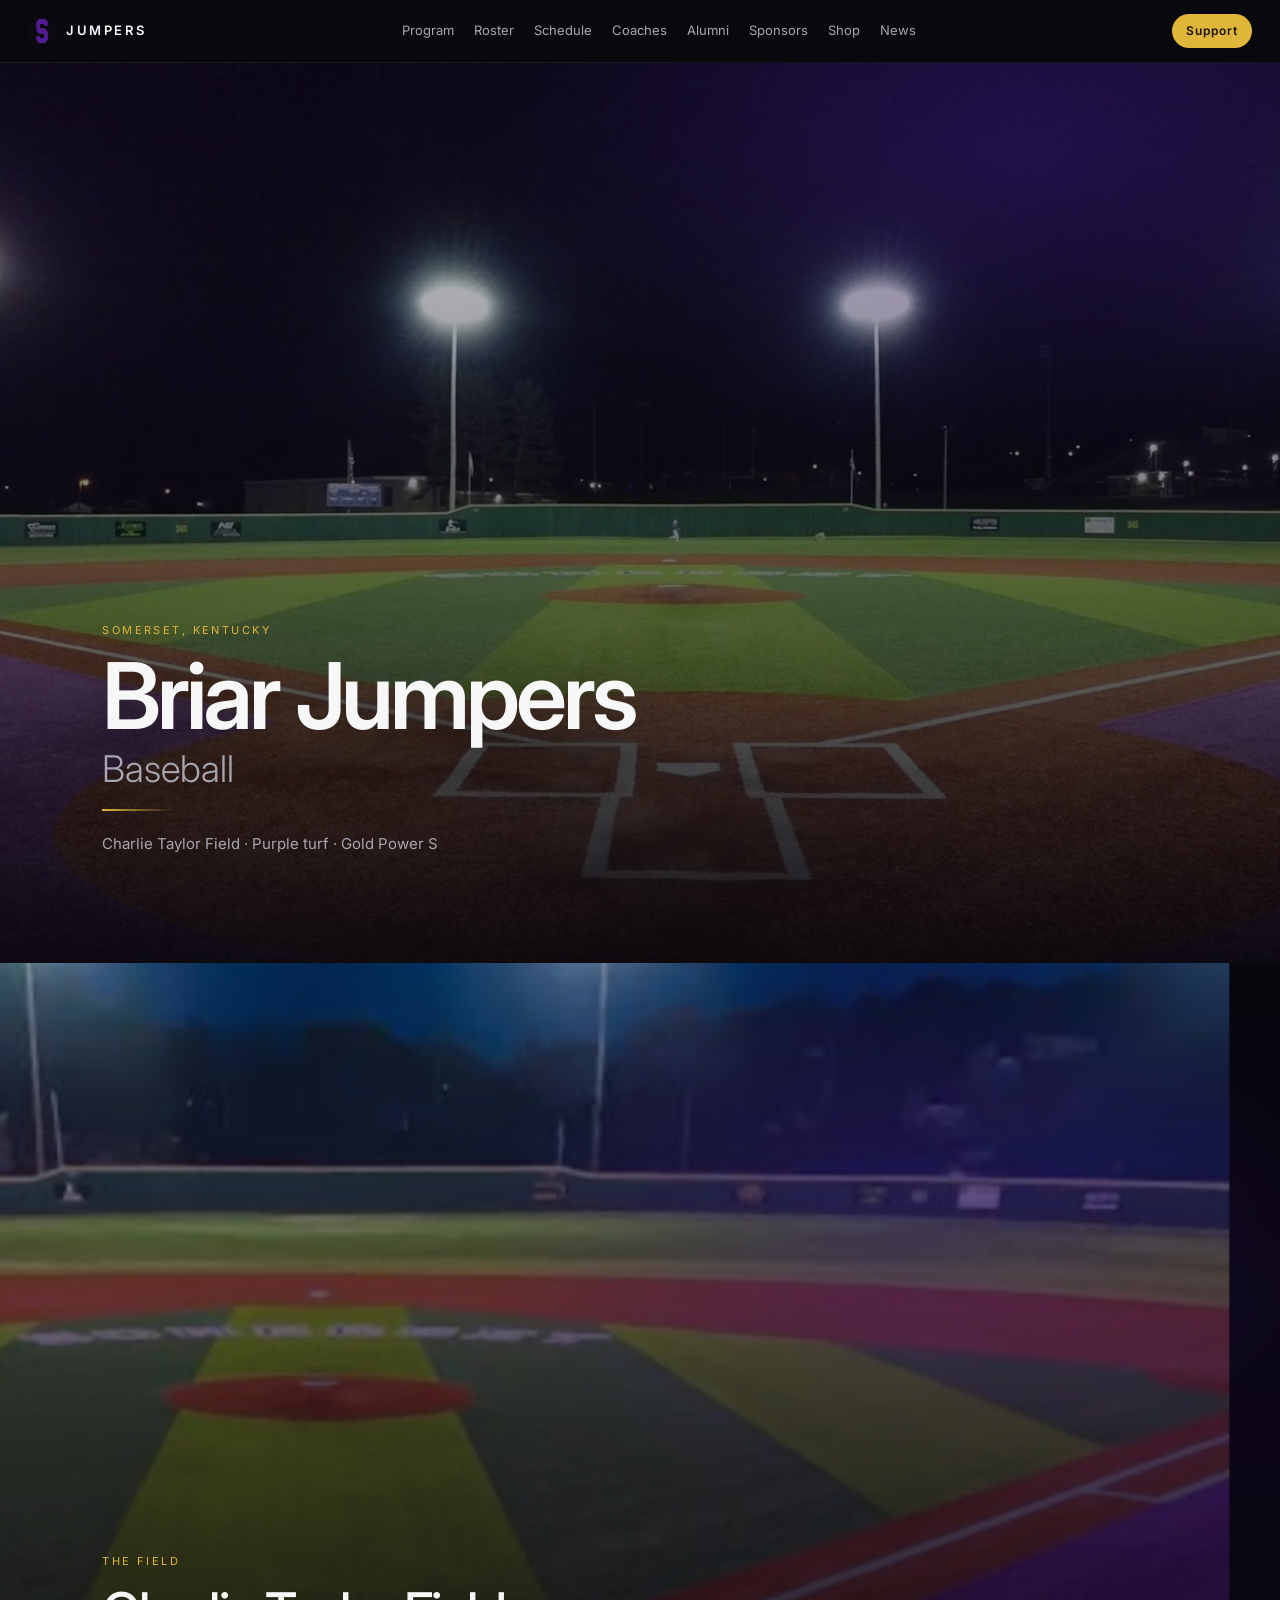
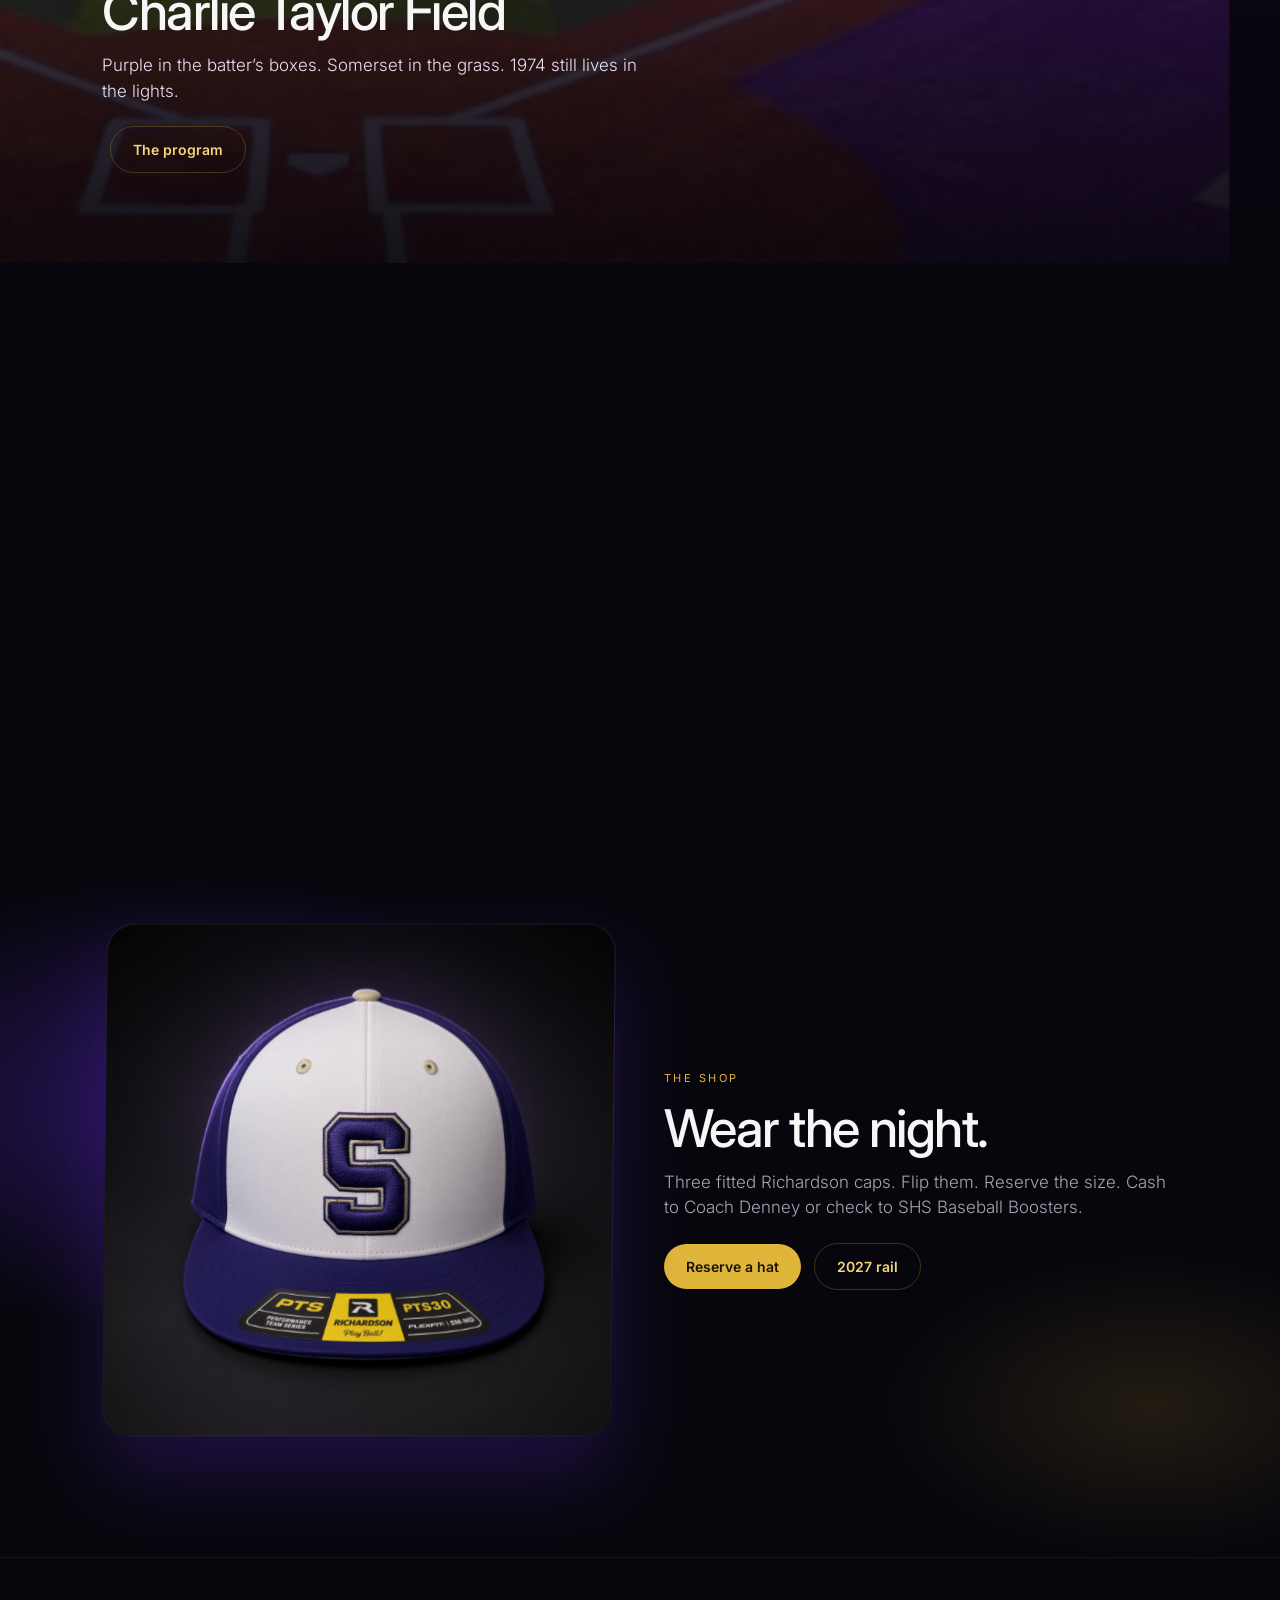
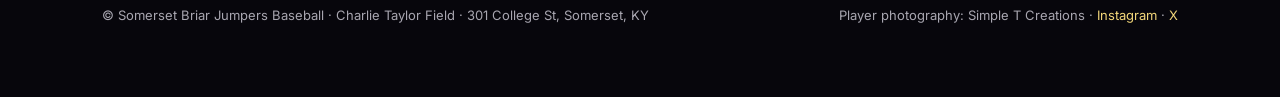
<file: index.html>
<!DOCTYPE html>
<html lang="en">
<head>
  <meta charset="UTF-8" />
  <meta name="viewport" content="width=device-width, initial-scale=1" />
  <title>Jumpers Baseball · Somerset Briar Jumpers</title>
  <meta name="description" content="Somerset High School Briar Jumpers baseball. Charlie Taylor Field. Hats, schedule, roster, and the next level." />
  <link rel="icon" href="assets/img/brand/power-s.jpg" />
  <link rel="preconnect" href="https://fonts.googleapis.com" />
  <link rel="preconnect" href="https://fonts.gstatic.com" crossorigin />
  <link href="https://fonts.googleapis.com/css2?family=Inter:wght@300;400;500;600;700&display=swap" rel="stylesheet" />
  <link rel="stylesheet" href="css/app.css" />
</head>
<body>
  <div class="progress" id="progress"></div>
  <a class="skip" href="#main">Skip to content</a>
  <nav class="top" id="site-nav"></nav>

  <header class="hero-video" id="main">
    <img class="poster" src="assets/img/field/hero-power-s.jpg" alt="" />
    <video autoplay muted loop playsinline poster="assets/img/field/hero-plate.jpg">
      <source src="assets/video/hero-plate.mp4" type="video/mp4" />
    </video>
    <div class="veil"></div>
    <div class="hero-copy">
      <p class="eyebrow rise">Somerset, Kentucky</p>
      <h1 class="rise rise-2">Briar Jumpers<span>Baseball</span></h1>
      <div class="gold-line rise rise-3"></div>
      <p class="meta rise rise-3">Charlie Taylor Field · Purple turf · Gold Power S</p>
    </div>
  </header>

  <section class="field-pin" id="field">
    <div class="field-sticky">
      <img class="bg" id="field-bg" src="assets/img/field/charlie-taylor-plate.png" alt="Charlie Taylor Field at night from home plate" />
      <div class="veil"></div>
      <div class="inner">
        <p class="kicker">The field</p>
        <h2>Charlie Taylor Field</h2>
        <p class="lede" style="color:#e8e2f4">Purple in the batter’s boxes. Somerset in the grass. 1974 still lives in the lights.</p>
        <a class="btn ghost" href="program.html">The program</a>
      </div>
    </div>
  </section>

  <section class="shop-stage" id="shop">
    <div class="wrap shop-grid">
      <div class="hat-ph hat-ph-photo">
        <img src="assets/img/shop/home-s-front.jpg" alt="Tri-Color cap" />
        Tri-Color $30 · Night Purple $30 · Cecil $40
      </div>
      <div>
        <p class="kicker">The shop</p>
        <h2>Wear the night.</h2>
        <p class="lede">Three fitted Richardson caps. Flip them. Reserve the size. Cash to Coach Denney or check to SHS Baseball Boosters.</p>
        <a class="btn" href="shop.html">Reserve a hat</a>
        <a class="btn ghost" href="schedule.html">2027 rail</a>
      </div>
    </div>
  </section>

  <footer class="site" id="site-foot"></footer>
  <script src="js/app.js"></script>
</body>
</html>
</file>
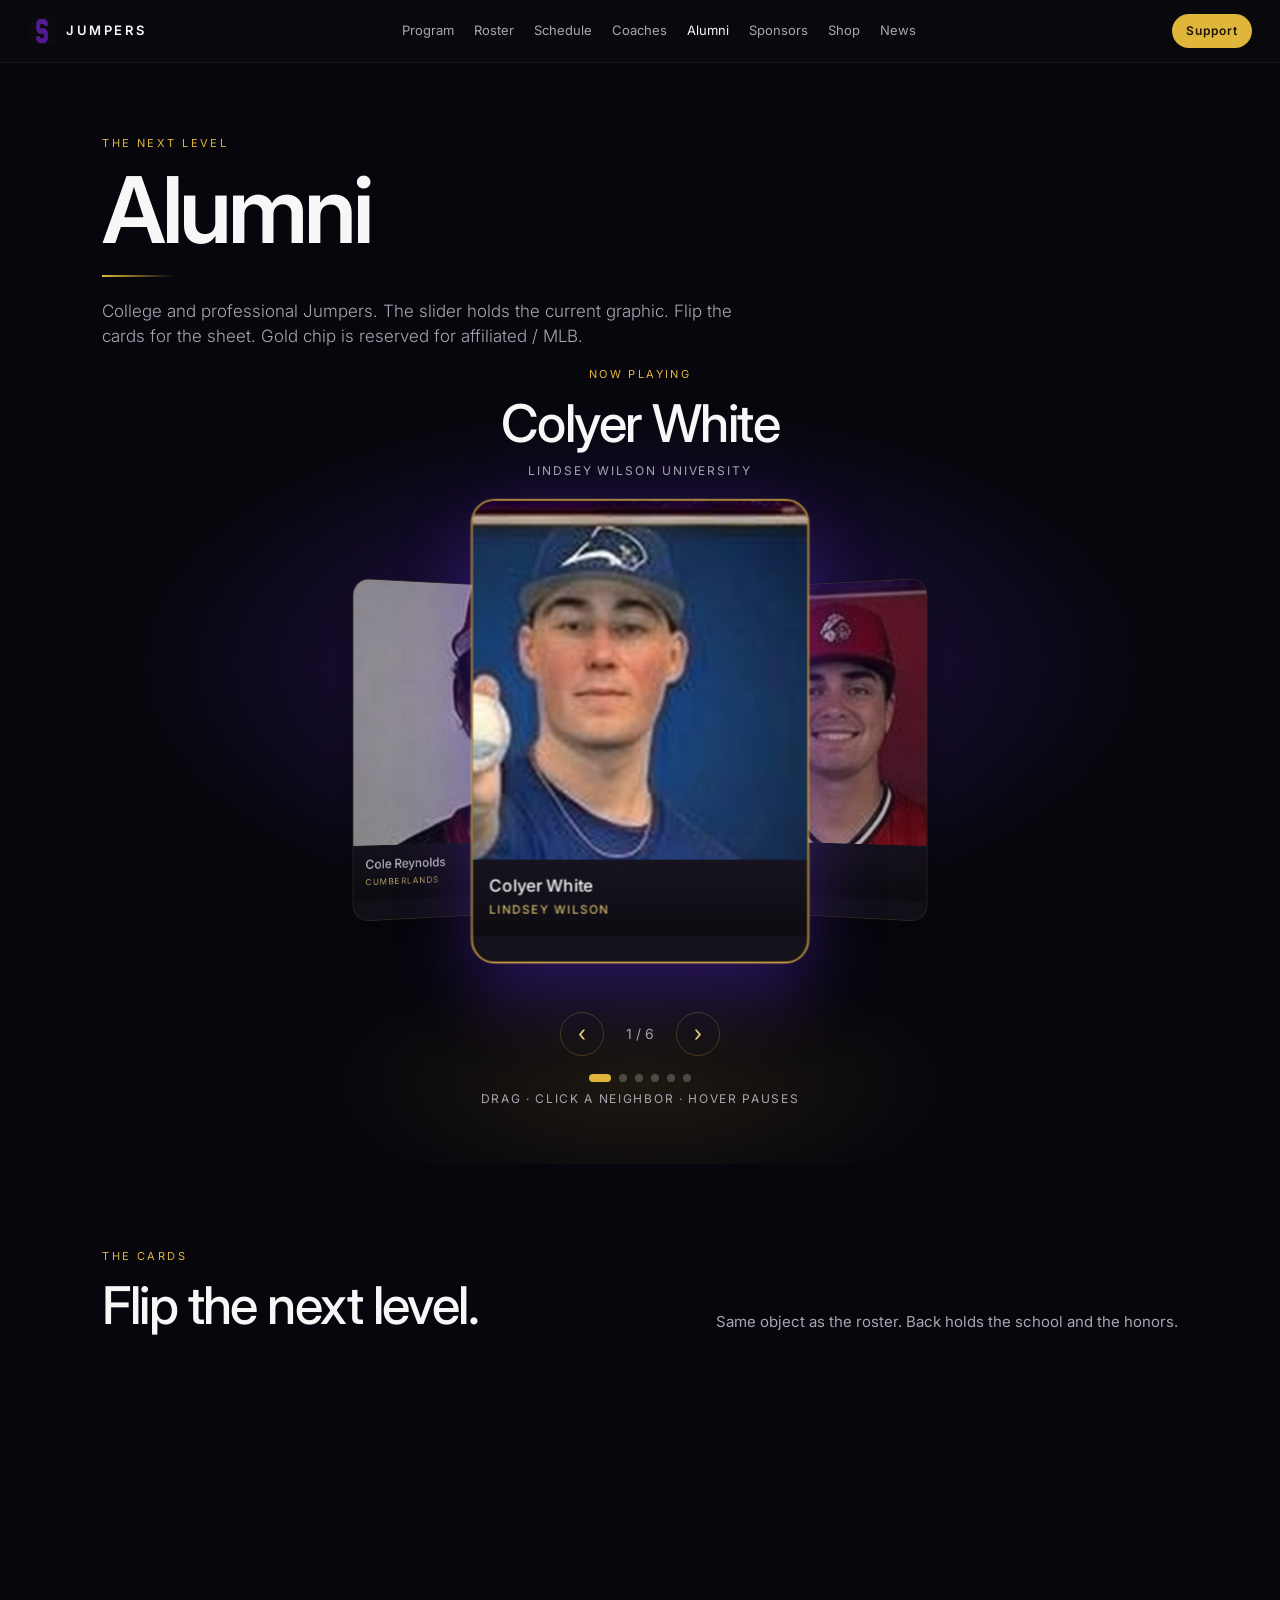
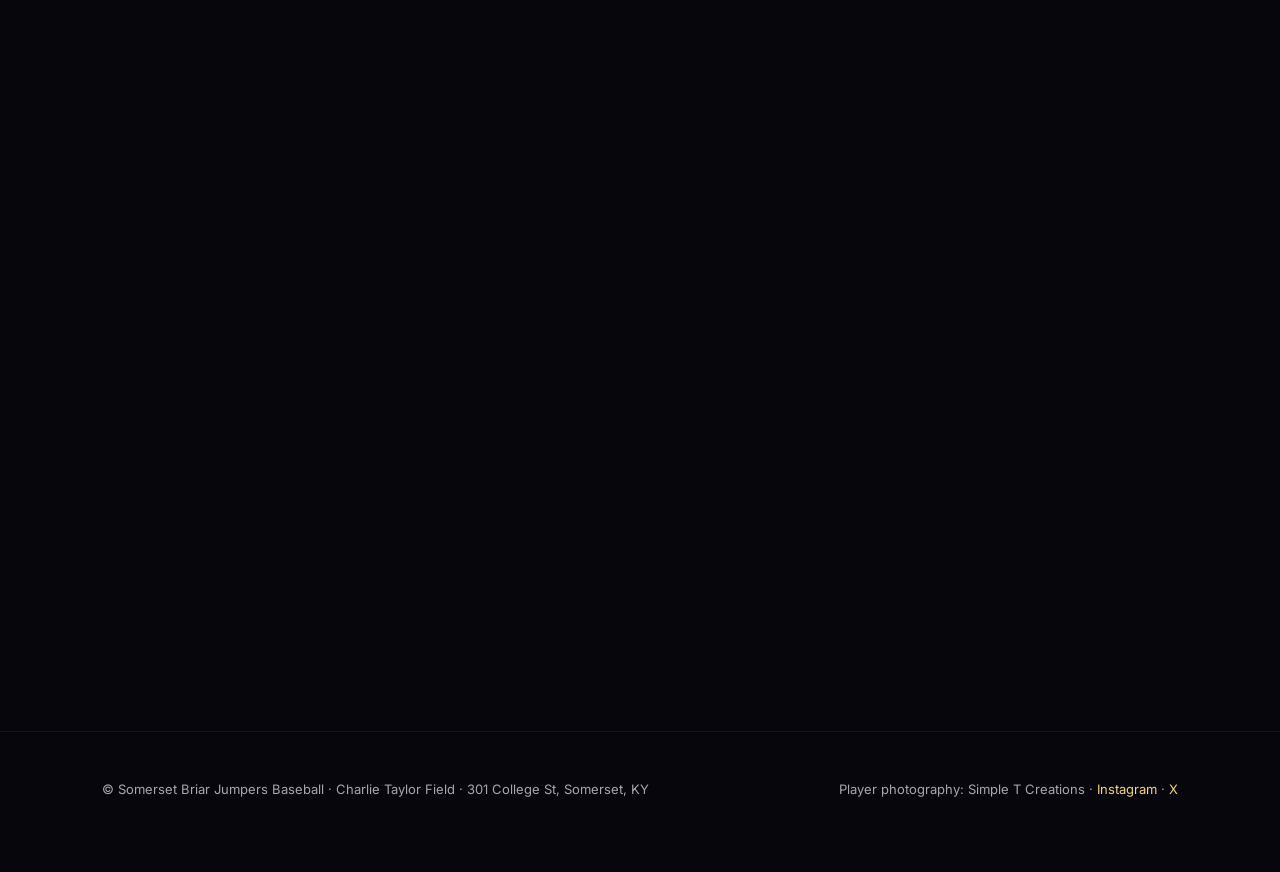
<file: alumni.html>
<!DOCTYPE html>
<html lang="en">
<head>
  <meta charset="UTF-8" />
  <meta name="viewport" content="width=device-width, initial-scale=1" />
  <title>Alumni · Jumpers Baseball</title>
  <link rel="icon" href="assets/img/brand/power-s.jpg" />
  <link rel="preconnect" href="https://fonts.googleapis.com" />
  <link rel="preconnect" href="https://fonts.gstatic.com" crossorigin />
  <link href="https://fonts.googleapis.com/css2?family=Inter:wght@300;400;500;600;700&display=swap" rel="stylesheet" />
  <link rel="stylesheet" href="css/app.css" />
</head>
<body class="alumni-page">
  <div class="progress" id="progress"></div>
  <a class="skip" href="#carousel">Skip to alumni</a>
  <nav class="top" id="site-nav"></nav>

  <header class="page-hero roster-hero">
    <p class="kicker rise">The next level</p>
    <h1 class="rise rise-2">Alumni</h1>
    <div class="gold-line rise rise-3"></div>
    <p class="lede rise rise-3">College and professional Jumpers. The slider holds the current graphic. Flip the cards for the sheet. Gold chip is reserved for affiliated / MLB.</p>
  </header>

  <section class="alum-stage" id="carousel">
    <div class="alum-readout">
      <p class="kicker">Now playing</p>
      <h2 id="alum-name">Colyer White</h2>
      <p class="shelf-meta" id="alum-meta">Lindsey Wilson University</p>
    </div>

    <div class="alum-scene" id="alum-scene" tabindex="0" aria-label="Alumni carousel">
      <div class="alum-track" id="alum-track">
        <article class="alum-slide is-active">
          <img src="assets/img/alumni/colyer-white.jpg" alt="Colyer White" />
          <div class="alum-info"><strong>Colyer White</strong><em>Lindsey Wilson</em></div>
        </article>
        <article class="alum-slide is-next">
          <img src="assets/img/alumni/caynan-sizemore.jpg" alt="Caynan Sizemore" />
          <div class="alum-info"><strong>Caynan Sizemore</strong><em>Rend Lake</em></div>
        </article>
        <article class="alum-slide">
          <img src="assets/img/alumni/griffin-loy.jpg" alt="Griffin Loy" />
          <div class="alum-info"><strong>Griffin Loy</strong><em>Virginia</em></div>
        </article>
      </div>
    </div>

    <div class="orbit-nav shelf-nav">
      <button type="button" id="alum-prev" aria-label="Previous alumnus">‹</button>
      <span id="alum-count">1 / 6</span>
      <button type="button" id="alum-next" aria-label="Next alumnus">›</button>
    </div>
    <div class="alum-dots" id="alum-dots"></div>
    <p class="cyl-hint">Drag · click a neighbor · hover pauses</p>
  </section>

  <section class="block roster-grid-block">
    <div class="wrap">
      <div class="roster-tools">
        <div>
          <p class="kicker">The cards</p>
          <h2>Flip the next level.</h2>
        </div>
        <p class="meta">Same object as the roster. Back holds the school and the honors.</p>
      </div>
      <div class="grid" id="alumni-grid"></div>
    </div>
  </section>

  <footer class="site" id="site-foot"></footer>
  <script src="js/app.js"></script>
</body>
</html>
</file>
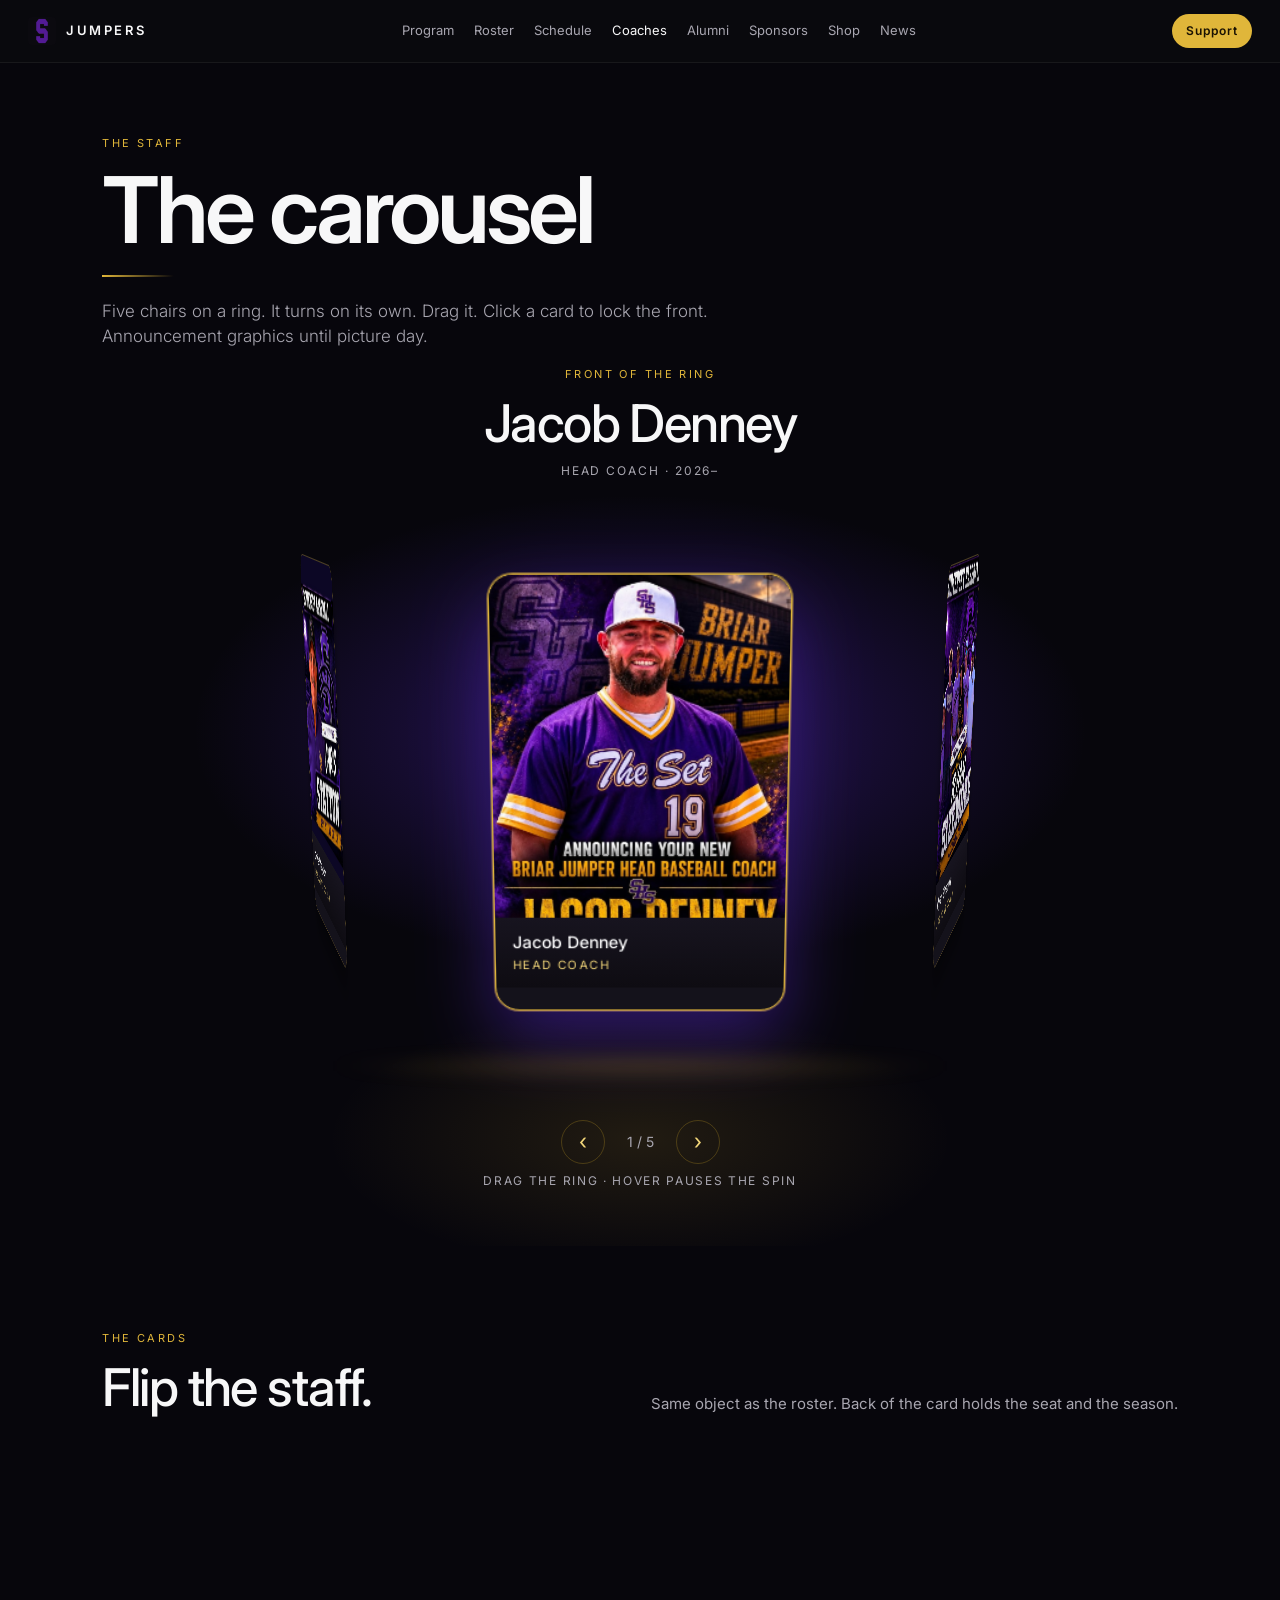
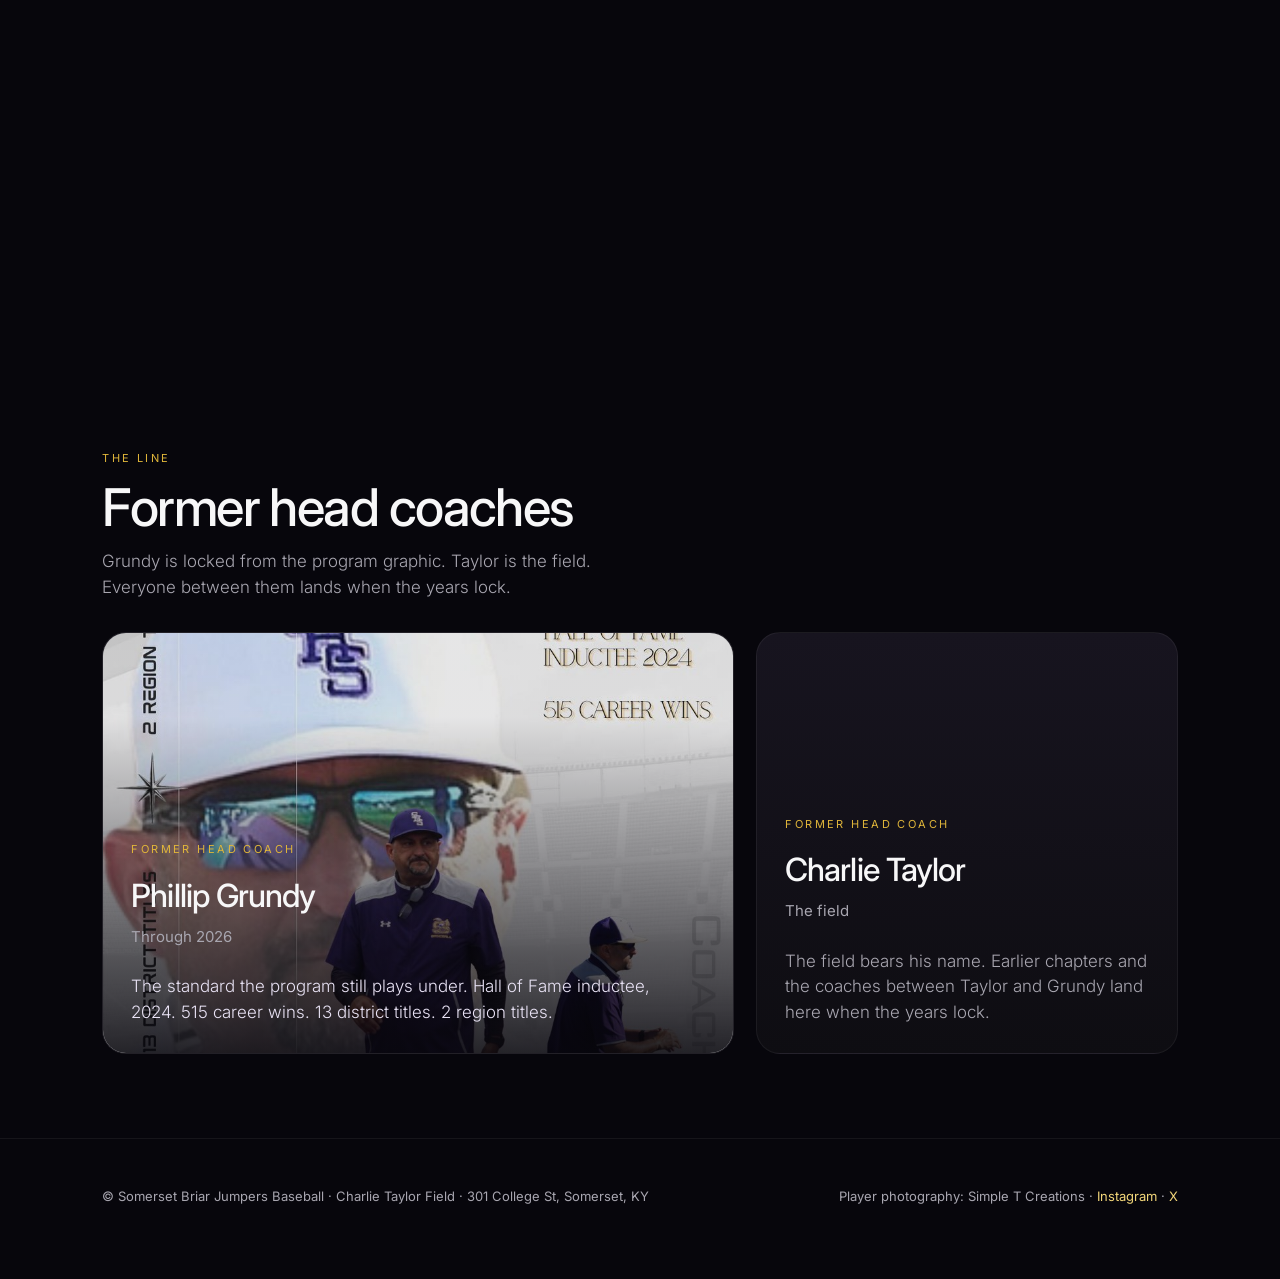
<file: coaches.html>
<!DOCTYPE html>
<html lang="en">
<head>
  <meta charset="UTF-8" />
  <meta name="viewport" content="width=device-width, initial-scale=1" />
  <title>Coaches · Jumpers Baseball</title>
  <link rel="icon" href="assets/img/brand/power-s.jpg" />
  <link rel="preconnect" href="https://fonts.googleapis.com" />
  <link rel="preconnect" href="https://fonts.gstatic.com" crossorigin />
  <link href="https://fonts.googleapis.com/css2?family=Inter:wght@300;400;500;600;700&display=swap" rel="stylesheet" />
  <link rel="stylesheet" href="css/app.css" />
</head>
<body class="coaches-page">
  <div class="progress" id="progress"></div>
  <a class="skip" href="#carousel">Skip to staff</a>
  <nav class="top" id="site-nav"></nav>

  <header class="page-hero roster-hero">
    <p class="kicker rise">The staff</p>
    <h1 class="rise rise-2">The carousel</h1>
    <div class="gold-line rise rise-3"></div>
    <p class="lede rise rise-3">Five chairs on a ring. It turns on its own. Drag it. Click a card to lock the front. Announcement graphics until picture day.</p>
  </header>

  <section class="cyl-stage" id="carousel">
    <div class="cyl-readout">
      <p class="kicker">Front of the ring</p>
      <h2 id="coach-name">Jacob Denney</h2>
      <p class="shelf-meta" id="coach-meta">Head Coach · 2026–</p>
    </div>

    <div class="cyl-scene" id="cyl-scene" tabindex="0" aria-label="Staff 3D carousel">
      <div class="cyl-ring" id="cyl-ring">
        <article class="cyl-card is-front" style="--i:0">
          <img src="assets/img/coaches/denney-poster.jpg" alt="Jacob Denney" />
          <div class="cyl-info"><strong>Jacob Denney</strong><em>Head Coach</em></div>
        </article>
        <article class="cyl-card" style="--i:1">
          <img src="assets/img/coaches/sizemore-poster.jpg" alt="Ryan Sizemore" />
          <div class="cyl-info"><strong>Ryan Sizemore</strong><em>Assistant Coach</em></div>
        </article>
        <article class="cyl-card" style="--i:2">
          <img src="assets/img/coaches/davin-poster.jpg" alt="Davin Roberts" />
          <div class="cyl-info"><strong>Davin Roberts</strong><em>Assistant Coach</em></div>
        </article>
        <article class="cyl-card" style="--i:3">
          <img src="assets/img/coaches/chance-stayton-poster.jpg" alt="Chance Stayton" />
          <div class="cyl-info"><strong>Chance Stayton</strong><em>Catching</em></div>
        </article>
        <article class="cyl-card" style="--i:4">
          <img src="assets/img/coaches/chris-stayton-poster.jpg" alt="Chris Stayton" />
          <div class="cyl-info"><strong>Chris Stayton</strong><em>Assistant Coach</em></div>
        </article>
      </div>
      <div class="cyl-floor" aria-hidden="true"></div>
    </div>

    <div class="orbit-nav shelf-nav">
      <button type="button" id="coach-prev" aria-label="Previous coach">‹</button>
      <span id="queue-count">1 / 5</span>
      <button type="button" id="coach-next" aria-label="Next coach">›</button>
    </div>
    <p class="cyl-hint">Drag the ring · hover pauses the spin</p>
  </section>

  <section class="block roster-grid-block">
    <div class="wrap">
      <div class="roster-tools">
        <div>
          <p class="kicker">The cards</p>
          <h2>Flip the staff.</h2>
        </div>
        <p class="meta">Same object as the roster. Back of the card holds the seat and the season.</p>
      </div>
      <div class="grid grid-5" id="coach-cards"></div>
    </div>
  </section>

  <section class="block former-block">
    <div class="wrap">
      <p class="kicker">The line</p>
      <h2>Former head coaches</h2>
      <p class="lede">Grundy is locked from the program graphic. Taylor is the field. Everyone between them lands when the years lock.</p>
      <div class="former-grid" id="former-grid"></div>
    </div>
  </section>

  <footer class="site" id="site-foot"></footer>
  <script src="js/app.js"></script>
</body>
</html>
</file>
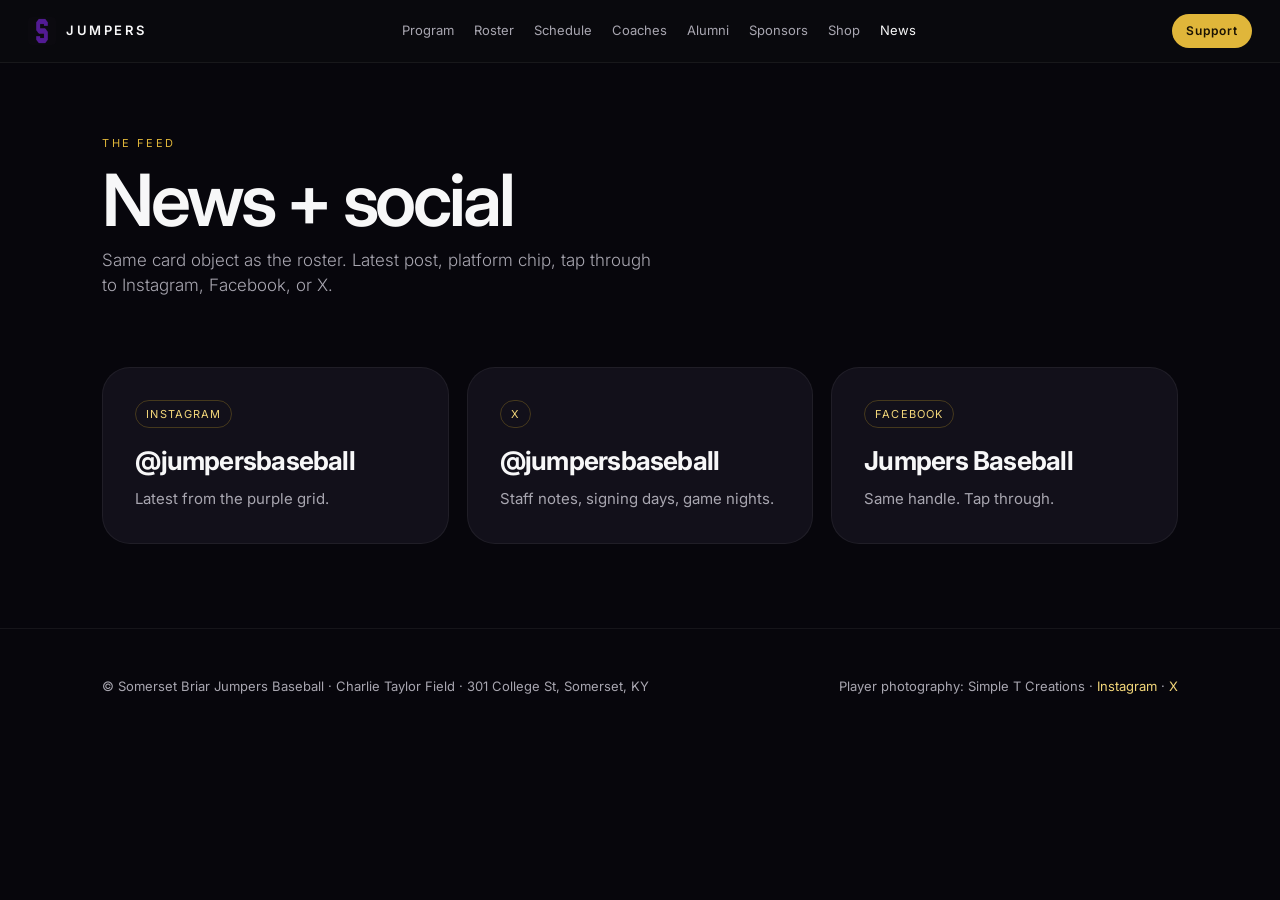
<file: news.html>
<!DOCTYPE html>
<html lang="en">
<head>
  <meta charset="UTF-8" />
  <meta name="viewport" content="width=device-width, initial-scale=1" />
  <title>News · Jumpers Baseball</title>
  <link rel="icon" href="assets/img/brand/power-s.jpg" />
  <link rel="preconnect" href="https://fonts.googleapis.com" />
  <link rel="preconnect" href="https://fonts.gstatic.com" crossorigin />
  <link href="https://fonts.googleapis.com/css2?family=Inter:wght@300;400;500;600;700&display=swap" rel="stylesheet" />
  <link rel="stylesheet" href="css/app.css" />
</head>
<body>
  <nav class="top" id="site-nav"></nav>

  <header class="page-hero">
    <p class="kicker">The feed</p>
    <h1 style="font-size:clamp(40px,6vw,72px)">News + social</h1>
    <p class="lede">Same card object as the roster. Latest post, platform chip, tap through to Instagram, Facebook, or X.</p>
  </header>
  <section class="block" style="padding-top:12px">
    <div class="wrap grid grid-3">
      <a class="panel" href="https://www.instagram.com/jumpersbaseball/" target="_blank" rel="noreferrer">
        <span class="chip">Instagram</span>
        <h3 style="font-size:26px;margin-top:16px">@jumpersbaseball</h3>
        <p class="meta">Latest from the purple grid.</p>
      </a>
      <a class="panel" href="https://x.com/jumpersbaseball" target="_blank" rel="noreferrer">
        <span class="chip">X</span>
        <h3 style="font-size:26px;margin-top:16px">@jumpersbaseball</h3>
        <p class="meta">Staff notes, signing days, game nights.</p>
      </a>
      <a class="panel" href="https://www.facebook.com/jumpersbaseball" target="_blank" rel="noreferrer">
        <span class="chip">Facebook</span>
        <h3 style="font-size:26px;margin-top:16px">Jumpers Baseball</h3>
        <p class="meta">Same handle. Tap through.</p>
      </a>
    </div>
  </section>

  <footer class="site" id="site-foot"></footer>
  <script src="js/app.js"></script>
</body>
</html>
</file>
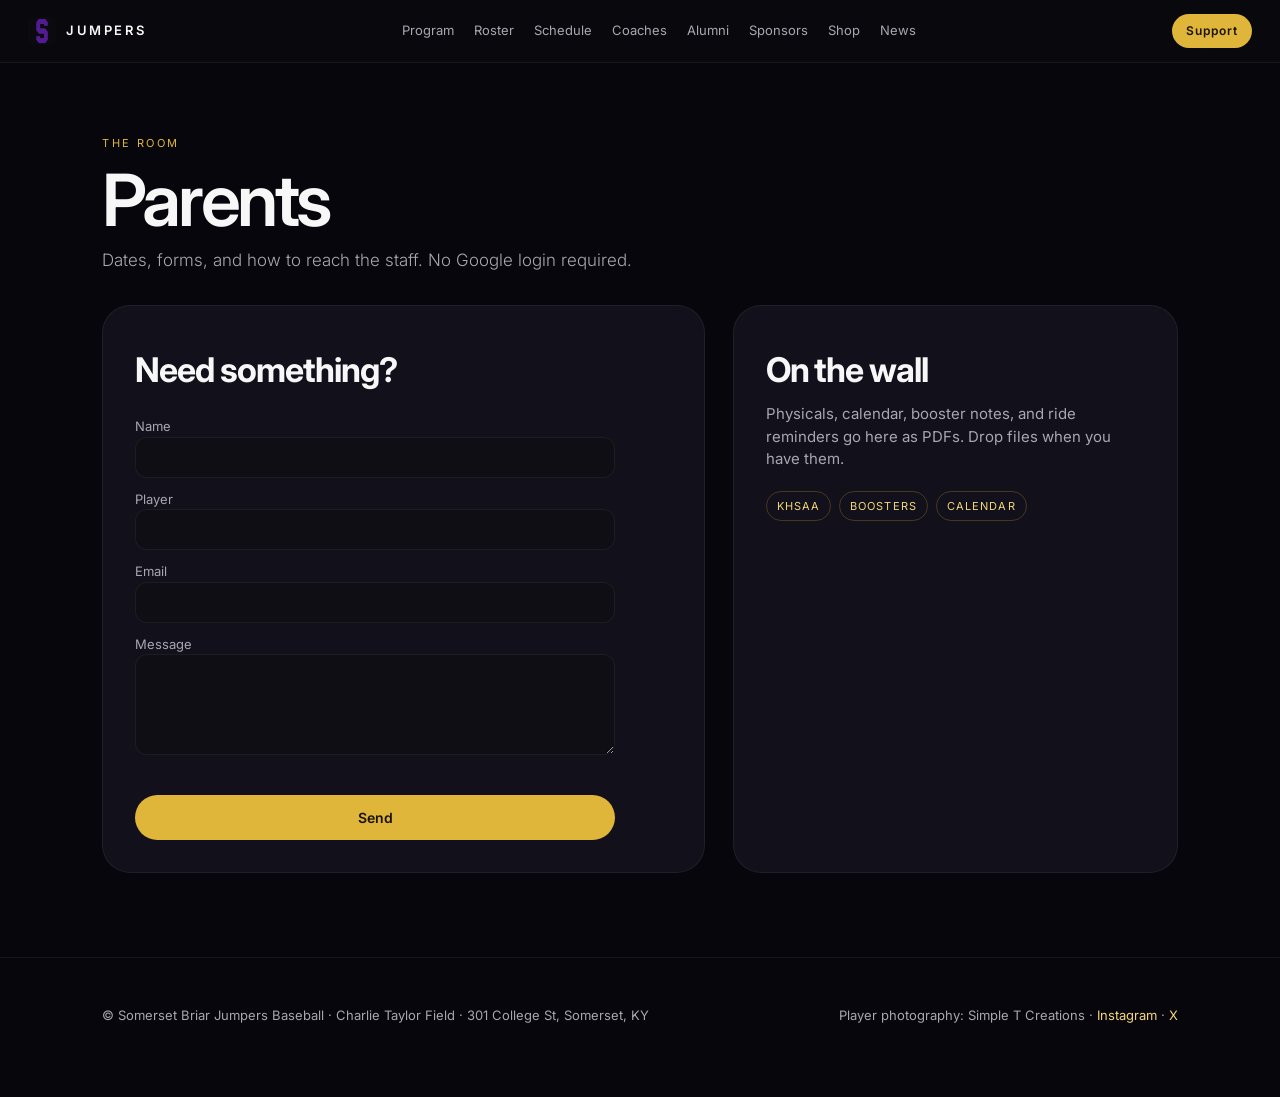
<file: parents.html>
<!DOCTYPE html>
<html lang="en">
<head>
  <meta charset="UTF-8" />
  <meta name="viewport" content="width=device-width, initial-scale=1" />
  <title>Parents · Jumpers Baseball</title>
  <link rel="icon" href="assets/img/brand/power-s.jpg" />
  <link rel="preconnect" href="https://fonts.googleapis.com" />
  <link rel="preconnect" href="https://fonts.gstatic.com" crossorigin />
  <link href="https://fonts.googleapis.com/css2?family=Inter:wght@300;400;500;600;700&display=swap" rel="stylesheet" />
  <link rel="stylesheet" href="css/app.css" />
</head>
<body>
  <nav class="top" id="site-nav"></nav>

  <header class="page-hero">
    <p class="kicker">The room</p>
    <h1 style="font-size:clamp(40px,6vw,72px)">Parents</h1>
    <p class="lede">Dates, forms, and how to reach the staff. No Google login required.</p>
  </header>
  <section class="block" style="padding-top:12px">
    <div class="wrap split">
      <article class="panel">
        <h3>Need something?</h3>
        <form class="stack" action="https://formspree.io/f/REPLACE_ME" method="POST">
          <label>Name<input name="name" required></label>
          <label>Player<input name="player"></label>
          <label>Email<input type="email" name="email" required></label>
          <label>Message<textarea name="message" rows="5" required></textarea></label>
          <button class="btn" type="submit">Send</button>
        </form>
      </article>
      <article class="panel">
        <h3>On the wall</h3>
        <p class="meta">Physicals, calendar, booster notes, and ride reminders go here as PDFs. Drop files when you have them.</p>
        <div class="chips"><span class="chip">KHSAA</span><span class="chip">Boosters</span><span class="chip">Calendar</span></div>
      </article>
    </div>
  </section>

  <footer class="site" id="site-foot"></footer>
  <script src="js/app.js"></script>
</body>
</html>
</file>
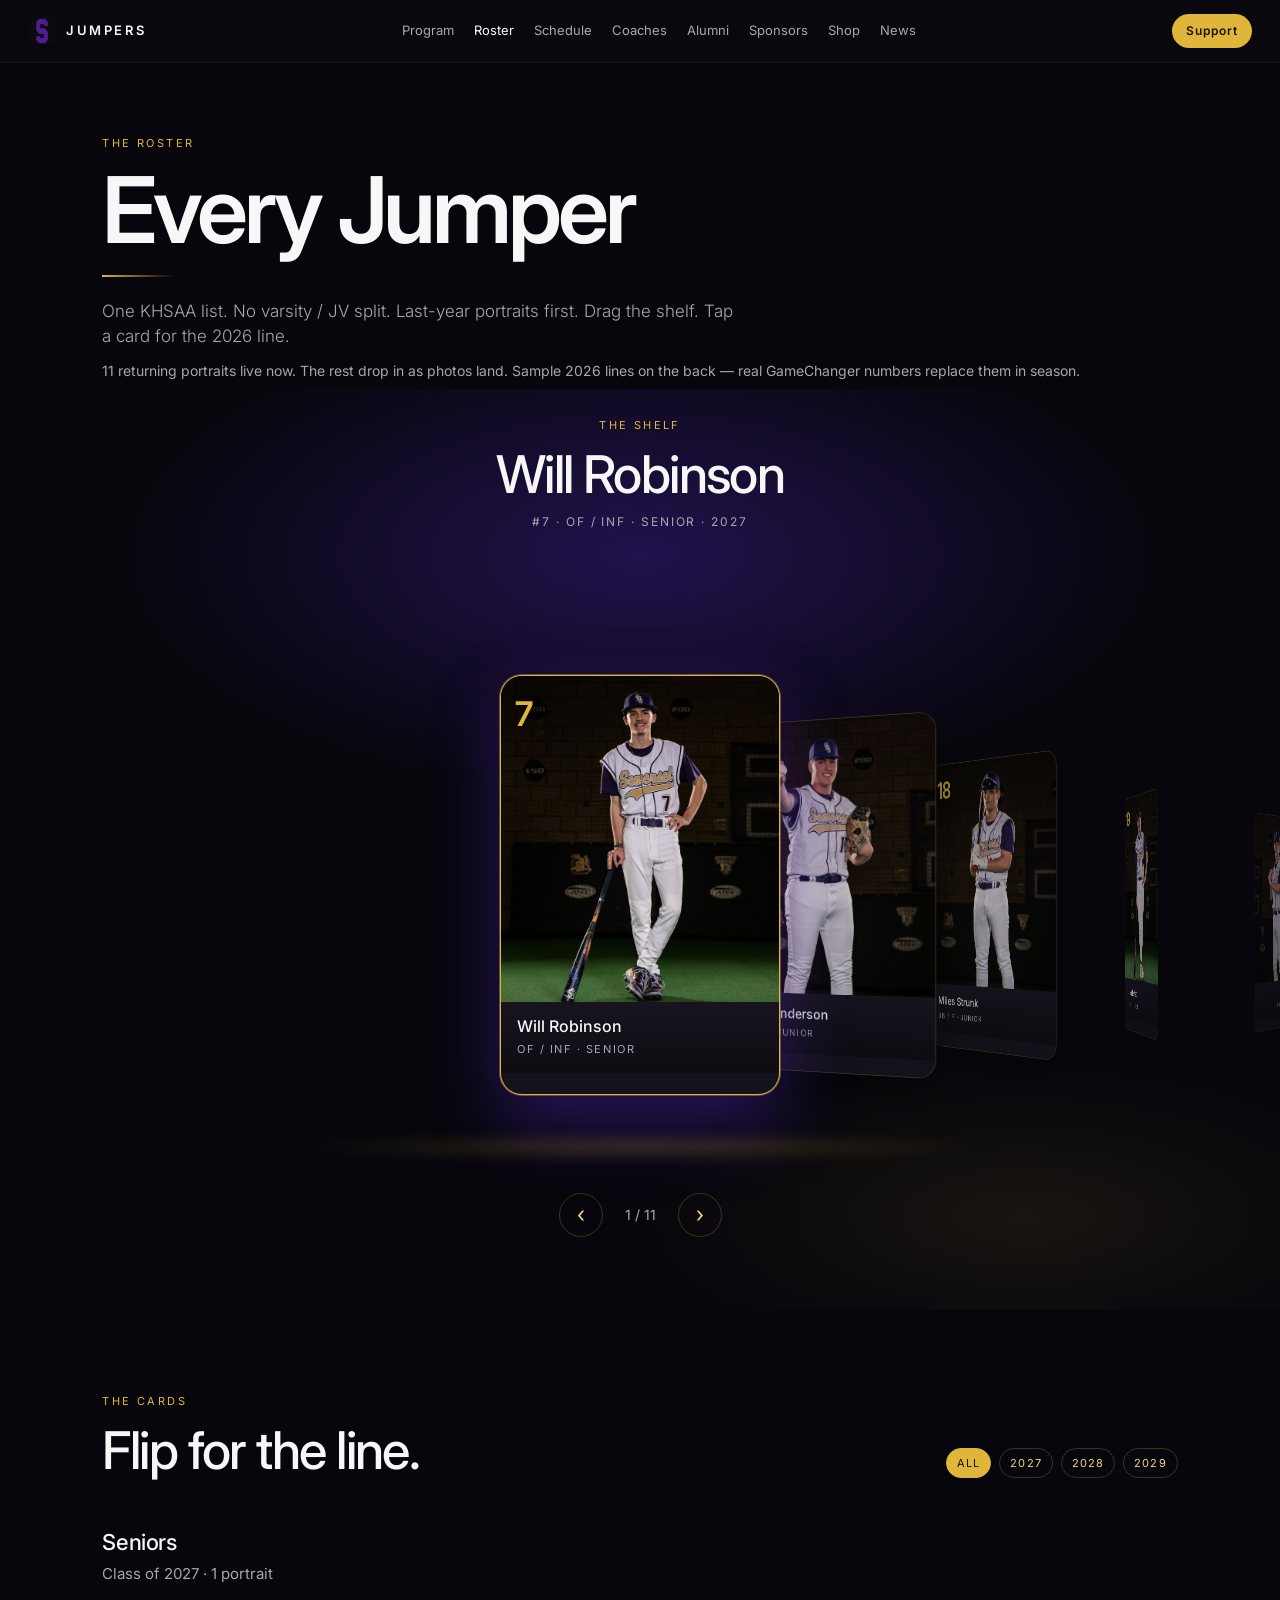
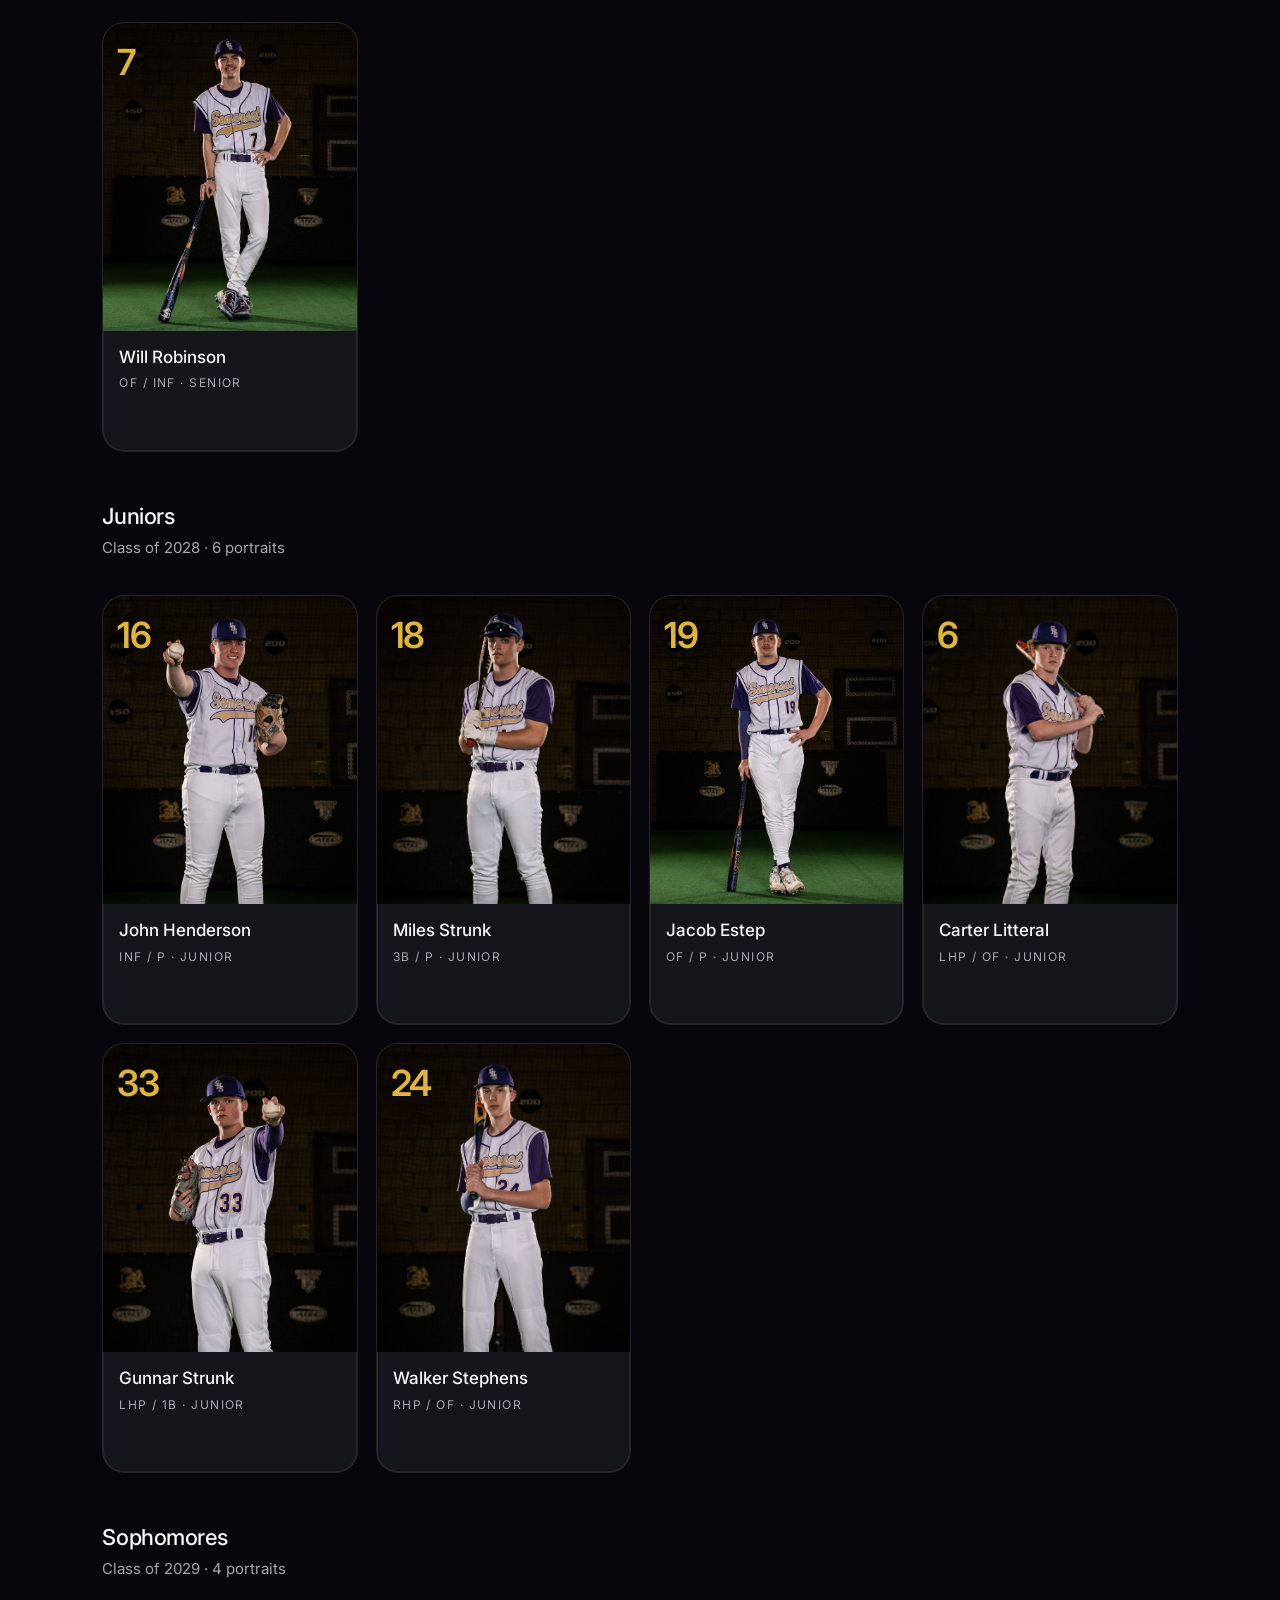
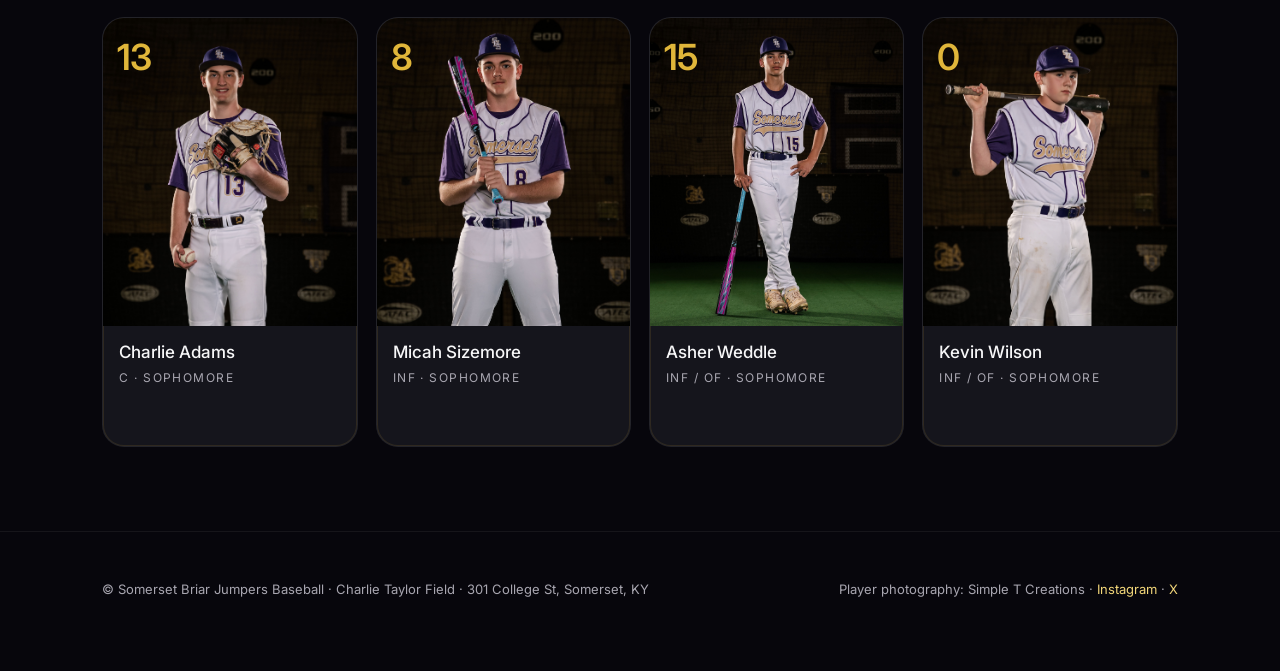
<file: roster.html>
<!DOCTYPE html>
<html lang="en">
<head>
  <meta charset="UTF-8" />
  <meta name="viewport" content="width=device-width, initial-scale=1" />
  <title>Roster · Jumpers Baseball</title>
  <link rel="icon" href="assets/img/brand/power-s.jpg" />
  <link rel="preconnect" href="https://fonts.googleapis.com" />
  <link rel="preconnect" href="https://fonts.gstatic.com" crossorigin />
  <link href="https://fonts.googleapis.com/css2?family=Inter:wght@300;400;500;600;700&display=swap" rel="stylesheet" />
  <link rel="stylesheet" href="css/app.css" />
</head>
<body class="roster-page">
  <div class="progress" id="progress"></div>
  <a class="skip" href="#shelf">Skip to roster</a>
  <nav class="top" id="site-nav"></nav>

  <header class="page-hero roster-hero">
    <p class="kicker rise">The roster</p>
    <h1 class="rise rise-2">Every Jumper</h1>
    <div class="gold-line rise rise-3"></div>
    <p class="lede rise rise-3">One KHSAA list. No varsity / JV split. Last-year portraits first. Drag the shelf. Tap a card for the 2026 line.</p>
    <p class="note rise rise-3">11 returning portraits live now. The rest drop in as photos land. Sample 2026 lines on the back — real GameChanger numbers replace them in season.</p>
  </header>

  <section class="shelf-stage" id="shelf">
    <div class="shelf-head">
      <p class="kicker">The shelf</p>
      <h2 id="shelf-name">Will Robinson</h2>
      <p class="shelf-meta" id="shelf-meta">#7 · OF / INF · Senior · 2027</p>
    </div>

    <div class="coverflow" id="coverflow-roster" tabindex="0" aria-label="Player coverflow">
      <div class="coverflow-track" id="coverflow-track"></div>
      <div class="shelf-plate" aria-hidden="true"></div>
    </div>

    <div class="orbit-nav shelf-nav">
      <button type="button" id="shelf-prev" aria-label="Previous player">‹</button>
      <span id="shelf-count">1 / 11</span>
      <button type="button" id="shelf-next" aria-label="Next player">›</button>
    </div>
  </section>

  <section class="block roster-grid-block">
    <div class="wrap">
      <div class="roster-tools">
        <div>
          <p class="kicker">The cards</p>
          <h2>Flip for the line.</h2>
        </div>
        <div class="chips filter-chips" id="class-filters" role="tablist">
          <button class="chip is-on" data-year="all" type="button">All</button>
          <button class="chip" data-year="2027" type="button">2027</button>
          <button class="chip" data-year="2028" type="button">2028</button>
          <button class="chip" data-year="2029" type="button">2029</button>
        </div>
      </div>
      <div id="roster-sections"></div>
    </div>
  </section>

  <footer class="site" id="site-foot"></footer>
  <script src="js/app.js"></script>
</body>
</html>
</file>
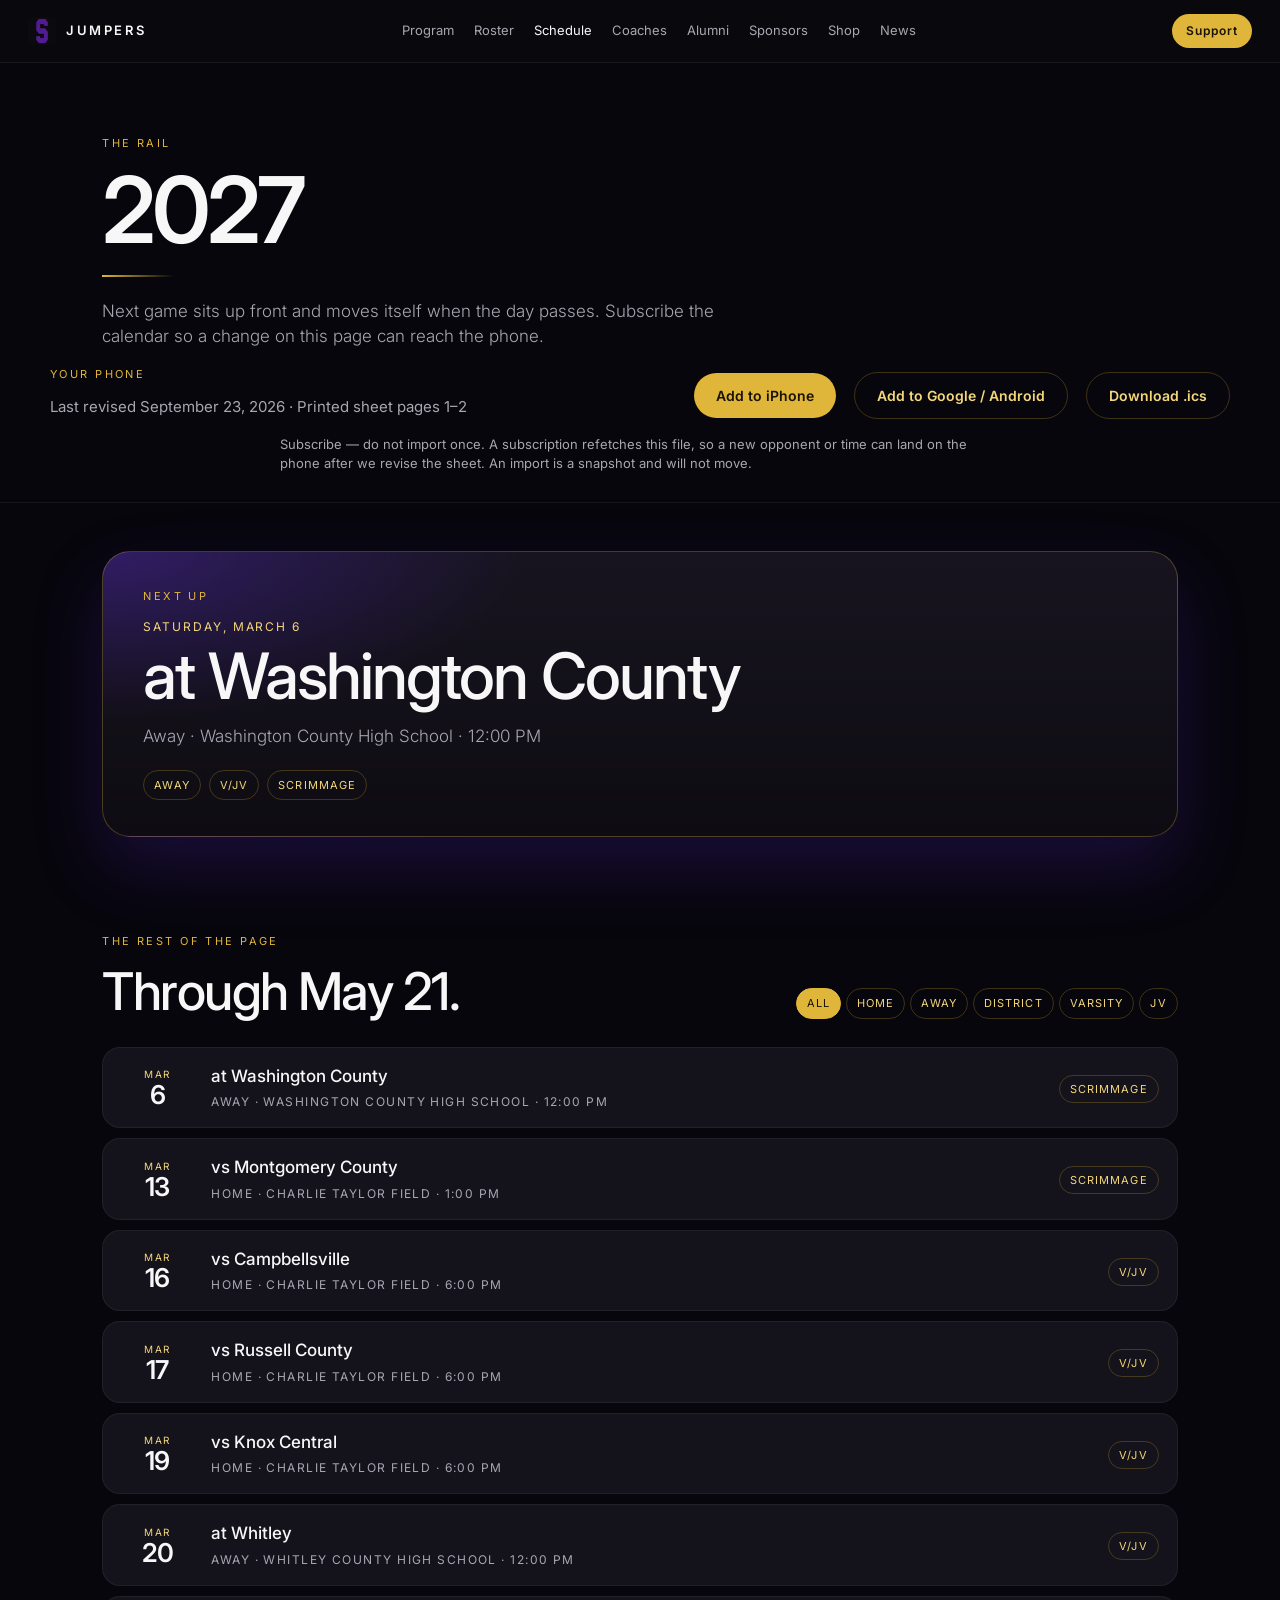
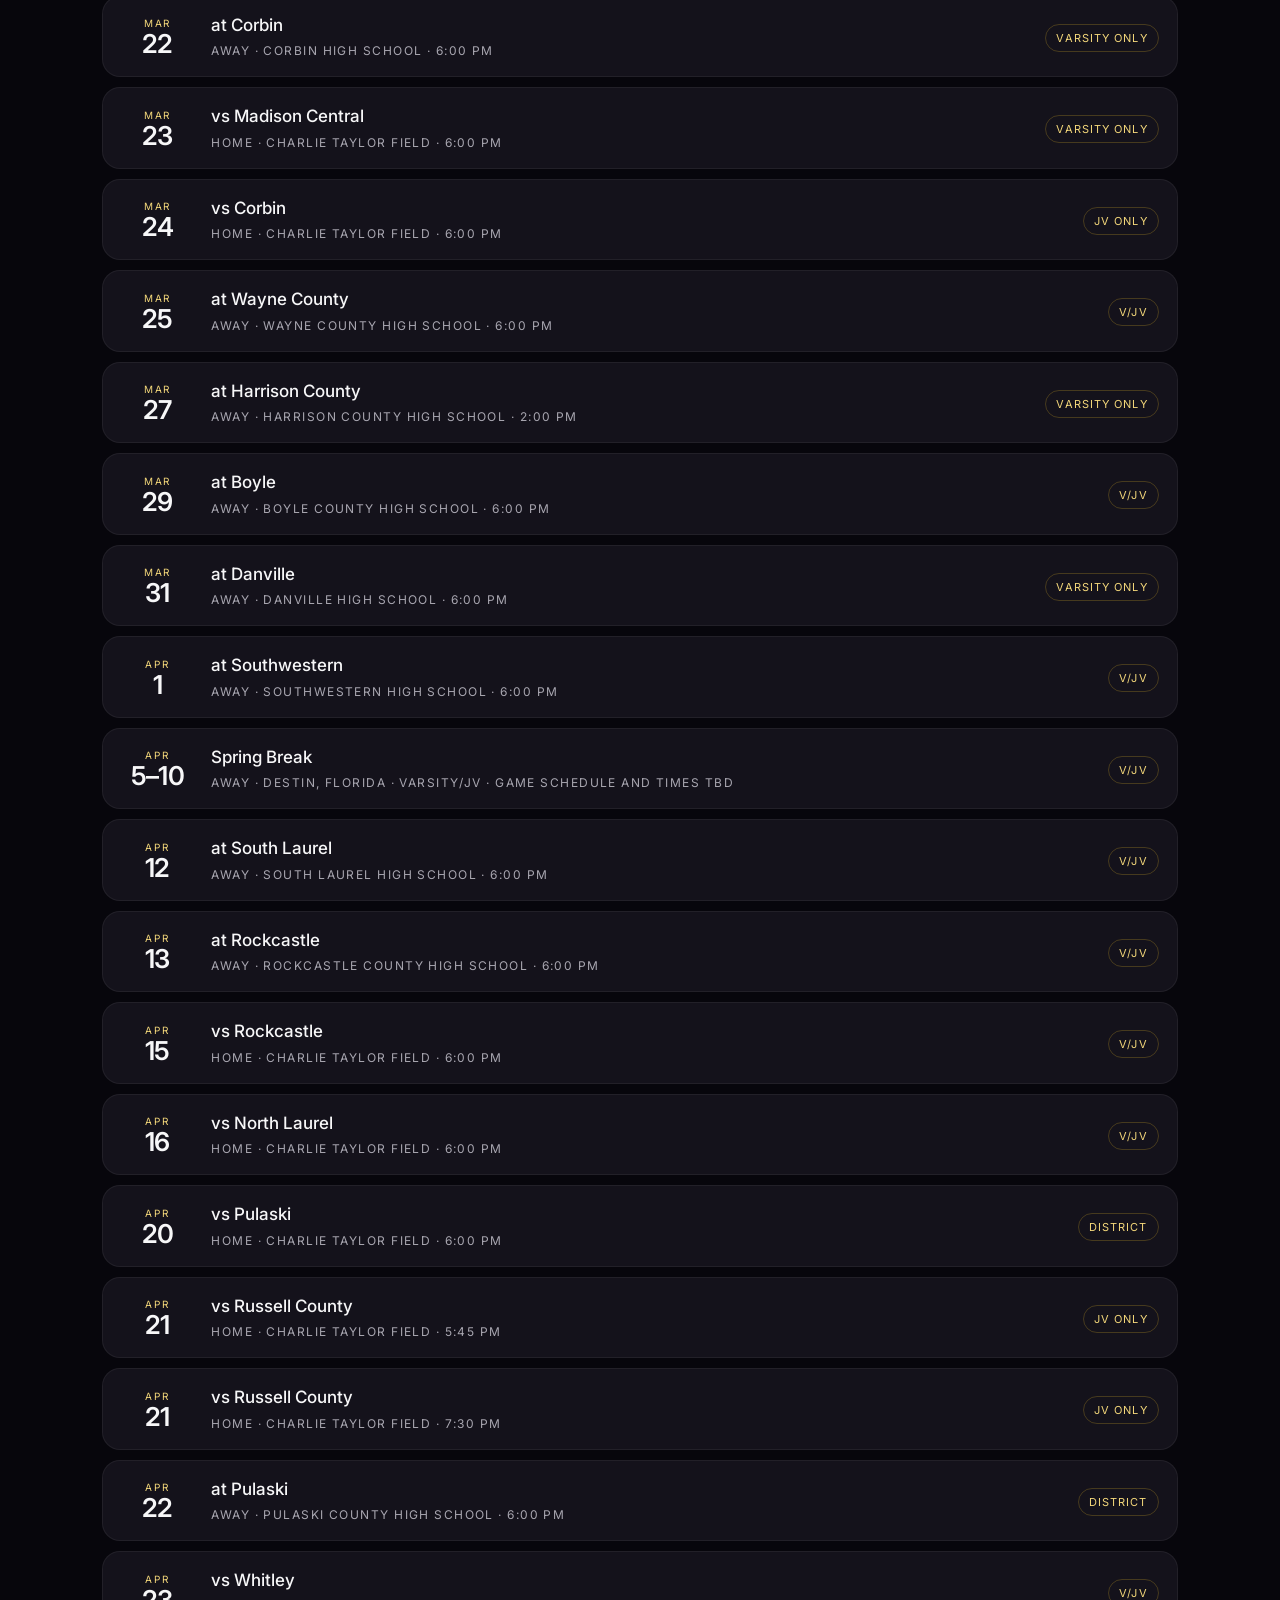
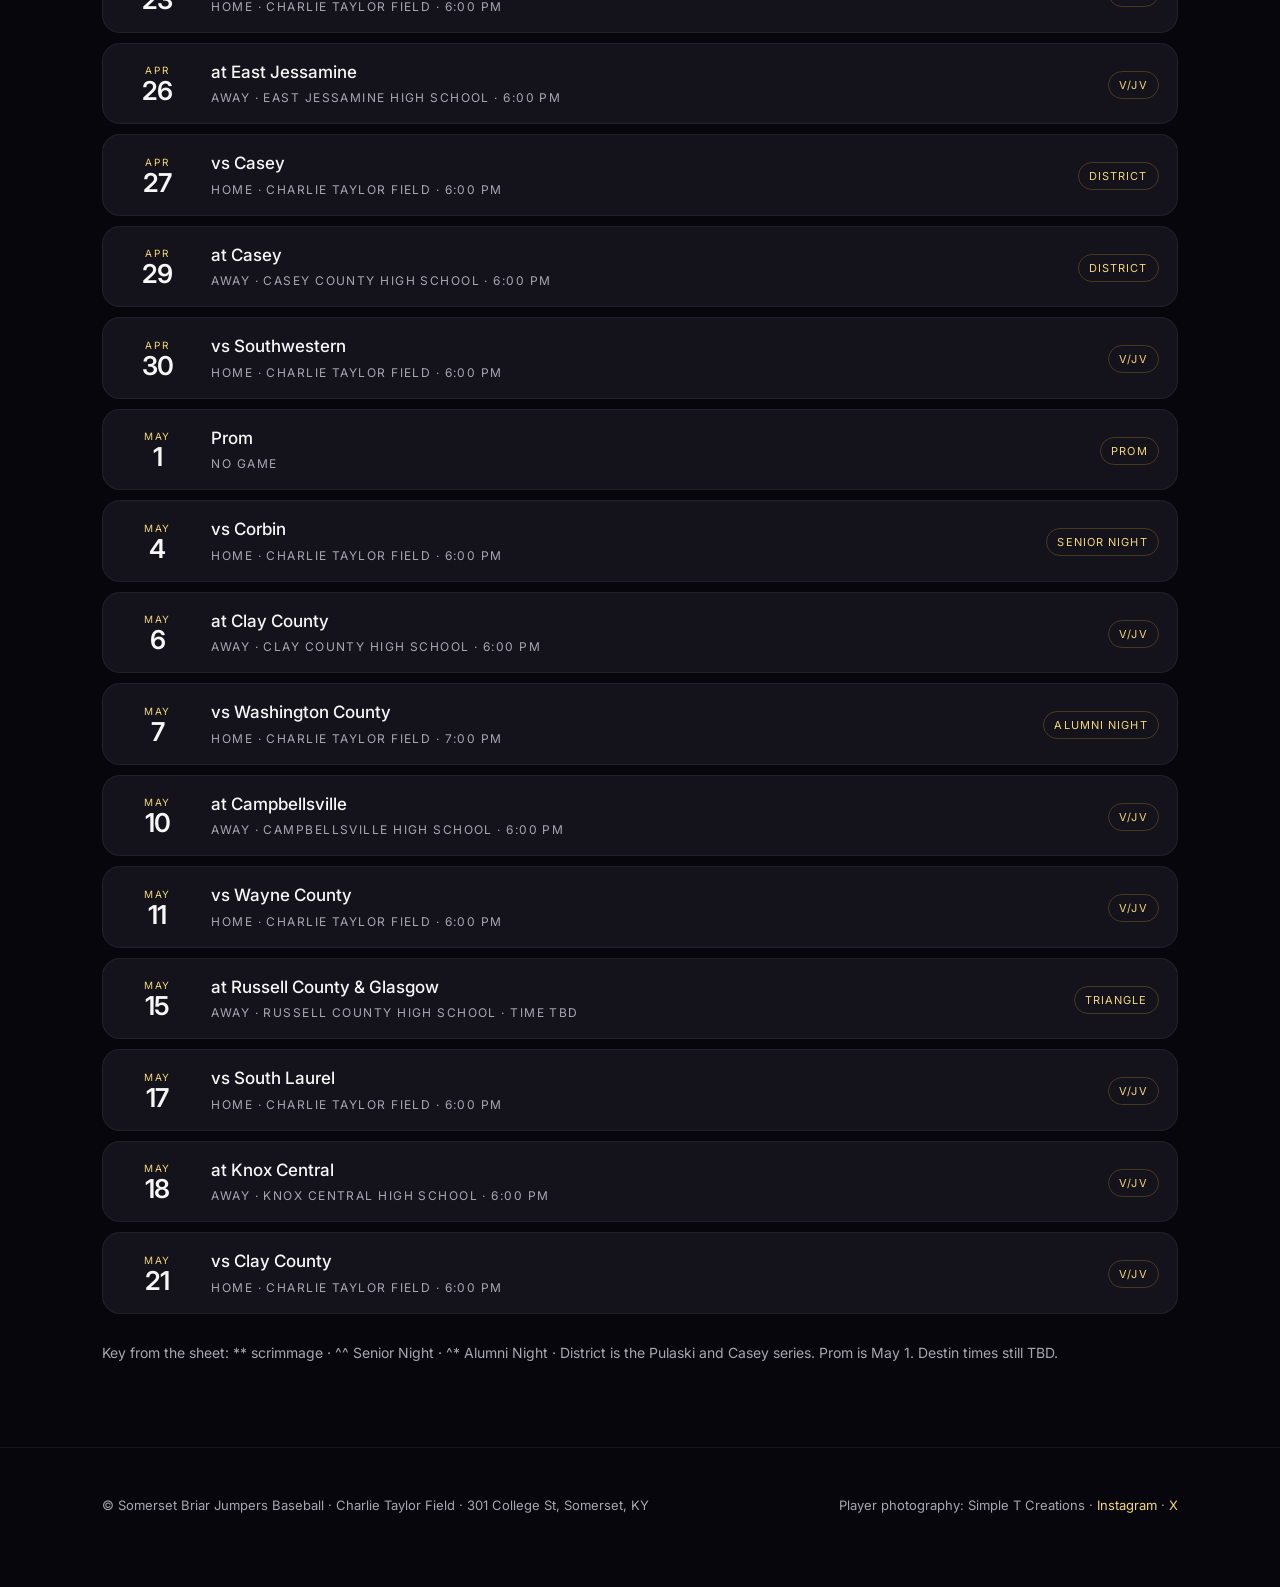
<file: schedule.html>
<!DOCTYPE html>
<html lang="en">
<head>
  <meta charset="UTF-8" />
  <meta name="viewport" content="width=device-width, initial-scale=1" />
  <title>Schedule · Jumpers Baseball</title>
  <link rel="icon" href="assets/img/brand/power-s.jpg" />
  <link rel="preconnect" href="https://fonts.googleapis.com" />
  <link rel="preconnect" href="https://fonts.gstatic.com" crossorigin />
  <link href="https://fonts.googleapis.com/css2?family=Inter:wght@300;400;500;600;700&display=swap" rel="stylesheet" />
  <link rel="stylesheet" href="css/app.css" />
</head>
<body class="sched-page">
  <div class="progress" id="progress"></div>
  <a class="skip" href="#next-game">Skip to next game</a>
  <nav class="top" id="site-nav"></nav>

  <header class="page-hero roster-hero">
    <p class="kicker rise">The rail</p>
    <h1 class="rise rise-2">2027</h1>
    <div class="gold-line rise rise-3"></div>
    <p class="lede rise rise-3">Next game sits up front and moves itself when the day passes. Subscribe the calendar so a change on this page can reach the phone.</p>
  </header>

  <section class="cal-bar">
    <div class="wrap cal-bar-inner">
      <div>
        <p class="kicker">Your phone</p>
        <p class="meta" id="cal-revised">Revised Sept 23, 2026 · printed sheet page 1</p>
      </div>
      <div class="cal-actions">
        <a class="btn" id="cal-apple" href="schedule.ics">Add to iPhone</a>
        <a class="btn ghost" id="cal-google" href="schedule.ics" target="_blank" rel="noreferrer">Add to Google / Android</a>
        <a class="btn ghost" href="schedule.ics" download="jumpers-2027.ics">Download .ics</a>
      </div>
    </div>
    <p class="cal-note wrap">Subscribe — do not import once. A subscription refetches this file, so a new opponent or time can land on the phone after we revise the sheet. An import is a snapshot and will not move.</p>
  </section>

  <section class="sched-hero" id="next-game">
    <div class="wrap" id="hero-slot">
        <article class="game-hero">
          <p class="kicker">Next up</p>
          <p class="game-when">Saturday, March 6, 2027</p>
          <h2>at Washington County</h2>
          <p class="lede">Away · Washington County High School · 12:00 PM</p>
          <div class="chips">
            <span class="chip">Away</span>
            <span class="chip">Scrimmage</span>
            <span class="chip">V/JV</span>
          </div>
        </article>
      </div>
  </section>

  <section class="block sched-list-block">
    <div class="wrap">
      <div class="roster-tools">
        <div>
          <p class="kicker">The rest of the page</p>
          <h2>Through May 21.</h2>
        </div>
        <div class="filter-chips" id="sched-filters">
          <button class="chip is-on" type="button" data-filter="all">All</button>
          <button class="chip" type="button" data-filter="home">Home</button>
          <button class="chip" type="button" data-filter="away">Away</button>
          <button class="chip" type="button" data-filter="district">District</button>
          <button class="chip" type="button" data-filter="varsity">Varsity</button>
          <button class="chip" type="button" data-filter="jv">JV</button>
        </div>
      </div>
      <div class="sched-list" id="sched-list">
        <article class="game-row" data-home="false" data-team="V/JV" data-kind="game" data-tags="scrimmage" data-id="2027-03-06-washington-county">
          <div class="game-date">
            <span>MAR</span>
            <strong>6</strong>
          </div>
          <div class="game-body">
            <div class="name">at Washington County</div>
            <div class="pos">Away · Washington County High School · 12:00 PM</div>
          </div>
          <div class="game-side">
            <span class="chip">Scrimmage</span>
          </div>
        </article>
        <article class="game-row" data-home="true" data-team="V/JV" data-kind="game" data-tags="scrimmage" data-id="2027-03-13-montgomery-county">
          <div class="game-date">
            <span>MAR</span>
            <strong>13</strong>
          </div>
          <div class="game-body">
            <div class="name">vs Montgomery County</div>
            <div class="pos">Home · Charlie Taylor Field · 1:00 PM</div>
          </div>
          <div class="game-side">
            <span class="chip">Scrimmage</span>
          </div>
        </article>
        <article class="game-row" data-home="true" data-team="V/JV" data-kind="game" data-tags="" data-id="2027-03-16-campbellsville">
          <div class="game-date">
            <span>MAR</span>
            <strong>16</strong>
          </div>
          <div class="game-body">
            <div class="name">vs Campbellsville</div>
            <div class="pos">Home · Charlie Taylor Field · 6:00 PM</div>
          </div>
          <div class="game-side">
            <span class="chip">V/JV</span>
          </div>
        </article>
        <article class="game-row" data-home="true" data-team="V/JV" data-kind="game" data-tags="" data-id="2027-03-17-russell-county">
          <div class="game-date">
            <span>MAR</span>
            <strong>17</strong>
          </div>
          <div class="game-body">
            <div class="name">vs Russell County</div>
            <div class="pos">Home · Charlie Taylor Field · 6:00 PM</div>
          </div>
          <div class="game-side">
            <span class="chip">V/JV</span>
          </div>
        </article>
        <article class="game-row" data-home="true" data-team="V/JV" data-kind="game" data-tags="" data-id="2027-03-19-knox-central">
          <div class="game-date">
            <span>MAR</span>
            <strong>19</strong>
          </div>
          <div class="game-body">
            <div class="name">vs Knox Central</div>
            <div class="pos">Home · Charlie Taylor Field · 6:00 PM</div>
          </div>
          <div class="game-side">
            <span class="chip">V/JV</span>
          </div>
        </article>
        <article class="game-row" data-home="false" data-team="V/JV" data-kind="game" data-tags="" data-id="2027-03-20-whitley">
          <div class="game-date">
            <span>MAR</span>
            <strong>20</strong>
          </div>
          <div class="game-body">
            <div class="name">at Whitley</div>
            <div class="pos">Away · Whitley County High School · 12:00 PM</div>
          </div>
          <div class="game-side">
            <span class="chip">V/JV</span>
          </div>
        </article>
        <article class="game-row" data-home="false" data-team="Varsity Only" data-kind="game" data-tags="" data-id="2027-03-22-corbin">
          <div class="game-date">
            <span>MAR</span>
            <strong>22</strong>
          </div>
          <div class="game-body">
            <div class="name">at Corbin</div>
            <div class="pos">Away · Corbin High School · 6:00 PM</div>
          </div>
          <div class="game-side">
            <span class="chip">Varsity Only</span>
          </div>
        </article>
        <article class="game-row" data-home="true" data-team="Varsity Only" data-kind="game" data-tags="" data-id="2027-03-23-madison-central">
          <div class="game-date">
            <span>MAR</span>
            <strong>23</strong>
          </div>
          <div class="game-body">
            <div class="name">vs Madison Central</div>
            <div class="pos">Home · Charlie Taylor Field · 6:00 PM</div>
          </div>
          <div class="game-side">
            <span class="chip">Varsity Only</span>
          </div>
        </article>
        <article class="game-row" data-home="true" data-team="JV Only" data-kind="game" data-tags="" data-id="2027-03-24-corbin-jv">
          <div class="game-date">
            <span>MAR</span>
            <strong>24</strong>
          </div>
          <div class="game-body">
            <div class="name">vs Corbin</div>
            <div class="pos">Home · Charlie Taylor Field · 6:00 PM</div>
          </div>
          <div class="game-side">
            <span class="chip">JV Only</span>
          </div>
        </article>
        <article class="game-row" data-home="false" data-team="V/JV" data-kind="game" data-tags="" data-id="2027-03-25-wayne-county">
          <div class="game-date">
            <span>MAR</span>
            <strong>25</strong>
          </div>
          <div class="game-body">
            <div class="name">at Wayne County</div>
            <div class="pos">Away · Wayne County High School · 6:00 PM</div>
          </div>
          <div class="game-side">
            <span class="chip">V/JV</span>
          </div>
        </article>
        <article class="game-row" data-home="false" data-team="Varsity Only" data-kind="game" data-tags="" data-id="2027-03-27-harrison-county">
          <div class="game-date">
            <span>MAR</span>
            <strong>27</strong>
          </div>
          <div class="game-body">
            <div class="name">at Harrison County</div>
            <div class="pos">Away · Harrison County High School · 2:00 PM</div>
          </div>
          <div class="game-side">
            <span class="chip">Varsity Only</span>
          </div>
        </article>
        <article class="game-row" data-home="false" data-team="V/JV" data-kind="game" data-tags="" data-id="2027-03-29-boyle">
          <div class="game-date">
            <span>MAR</span>
            <strong>29</strong>
          </div>
          <div class="game-body">
            <div class="name">at Boyle</div>
            <div class="pos">Away · Boyle County High School · 6:00 PM</div>
          </div>
          <div class="game-side">
            <span class="chip">V/JV</span>
          </div>
        </article>
        <article class="game-row" data-home="false" data-team="Varsity Only" data-kind="game" data-tags="" data-id="2027-03-31-danville-all-a">
          <div class="game-date">
            <span>MAR</span>
            <strong>31</strong>
          </div>
          <div class="game-body">
            <div class="name">at Danville</div>
            <div class="pos">Away · Danville High School · 6:00 PM</div>
          </div>
          <div class="game-side">
            <span class="chip">Varsity Only</span>
          </div>
        </article>
        <article class="game-row" data-home="false" data-team="V/JV" data-kind="game" data-tags="" data-id="2027-04-01-southwestern">
          <div class="game-date">
            <span>APR</span>
            <strong>1</strong>
          </div>
          <div class="game-body">
            <div class="name">at Southwestern</div>
            <div class="pos">Away · Southwestern High School · 6:00 PM</div>
          </div>
          <div class="game-side">
            <span class="chip">V/JV</span>
          </div>
        </article>
        <article class="game-row" data-home="false" data-team="V/JV" data-kind="trip" data-tags="" data-id="2027-04-05-spring-break">
          <div class="game-date">
            <span>APR</span>
            <strong>5–10</strong>
          </div>
          <div class="game-body">
            <div class="name">Spring Break</div>
            <div class="pos">Away · Destin, Florida · Varsity/JV · game schedule and times TBD</div>
          </div>
          <div class="game-side">
            <span class="chip">V/JV</span>
          </div>
        </article>
        <article class="game-row" data-home="false" data-team="V/JV" data-kind="game" data-tags="" data-id="2027-04-12-south-laurel">
          <div class="game-date">
            <span>APR</span>
            <strong>12</strong>
          </div>
          <div class="game-body">
            <div class="name">at South Laurel</div>
            <div class="pos">Away · South Laurel High School · 6:00 PM</div>
          </div>
          <div class="game-side">
            <span class="chip">V/JV</span>
          </div>
        </article>
        <article class="game-row" data-home="false" data-team="V/JV" data-kind="game" data-tags="" data-id="2027-04-13-rockcastle">
          <div class="game-date">
            <span>APR</span>
            <strong>13</strong>
          </div>
          <div class="game-body">
            <div class="name">at Rockcastle</div>
            <div class="pos">Away · Rockcastle County High School · 6:00 PM</div>
          </div>
          <div class="game-side">
            <span class="chip">V/JV</span>
          </div>
        </article>
        <article class="game-row" data-home="true" data-team="V/JV" data-kind="game" data-tags="" data-id="2027-04-15-rockcastle">
          <div class="game-date">
            <span>APR</span>
            <strong>15</strong>
          </div>
          <div class="game-body">
            <div class="name">vs Rockcastle</div>
            <div class="pos">Home · Charlie Taylor Field · 6:00 PM</div>
          </div>
          <div class="game-side">
            <span class="chip">V/JV</span>
          </div>
        </article>
        <article class="game-row" data-home="true" data-team="V/JV" data-kind="game" data-tags="" data-id="2027-04-16-north-laurel">
          <div class="game-date">
            <span>APR</span>
            <strong>16</strong>
          </div>
          <div class="game-body">
            <div class="name">vs North Laurel</div>
            <div class="pos">Home · Charlie Taylor Field · 6:00 PM</div>
          </div>
          <div class="game-side">
            <span class="chip">V/JV</span>
          </div>
        </article>
        <article class="game-row" data-home="true" data-team="V/JV" data-kind="game" data-tags="district" data-id="2027-04-20-pulaski">
          <div class="game-date">
            <span>APR</span>
            <strong>20</strong>
          </div>
          <div class="game-body">
            <div class="name">vs Pulaski</div>
            <div class="pos">Home · Charlie Taylor Field · 6:00 PM</div>
          </div>
          <div class="game-side">
            <span class="chip">District</span>
          </div>
        </article>
        <article class="game-row" data-home="true" data-team="JV Only" data-kind="game" data-tags="" data-id="2027-04-21-russell-jv-1">
          <div class="game-date">
            <span>APR</span>
            <strong>21</strong>
          </div>
          <div class="game-body">
            <div class="name">vs Russell County</div>
            <div class="pos">Home · Charlie Taylor Field · 5:45 PM</div>
          </div>
          <div class="game-side">
            <span class="chip">JV Only</span>
          </div>
        </article>
        <article class="game-row" data-home="true" data-team="JV Only" data-kind="game" data-tags="" data-id="2027-04-21-russell-jv-2">
          <div class="game-date">
            <span>APR</span>
            <strong>21</strong>
          </div>
          <div class="game-body">
            <div class="name">vs Russell County</div>
            <div class="pos">Home · Charlie Taylor Field · 7:30 PM</div>
          </div>
          <div class="game-side">
            <span class="chip">JV Only</span>
          </div>
        </article>
        <article class="game-row" data-home="false" data-team="V/JV" data-kind="game" data-tags="district" data-id="2027-04-22-pulaski">
          <div class="game-date">
            <span>APR</span>
            <strong>22</strong>
          </div>
          <div class="game-body">
            <div class="name">at Pulaski</div>
            <div class="pos">Away · Pulaski County High School · 6:00 PM</div>
          </div>
          <div class="game-side">
            <span class="chip">District</span>
          </div>
        </article>
        <article class="game-row" data-home="true" data-team="V/JV" data-kind="game" data-tags="" data-id="2027-04-23-whitley">
          <div class="game-date">
            <span>APR</span>
            <strong>23</strong>
          </div>
          <div class="game-body">
            <div class="name">vs Whitley</div>
            <div class="pos">Home · Charlie Taylor Field · 6:00 PM</div>
          </div>
          <div class="game-side">
            <span class="chip">V/JV</span>
          </div>
        </article>
        <article class="game-row" data-home="false" data-team="V/JV" data-kind="game" data-tags="" data-id="2027-04-26-east-jessamine">
          <div class="game-date">
            <span>APR</span>
            <strong>26</strong>
          </div>
          <div class="game-body">
            <div class="name">at East Jessamine</div>
            <div class="pos">Away · East Jessamine High School · 6:00 PM</div>
          </div>
          <div class="game-side">
            <span class="chip">V/JV</span>
          </div>
        </article>
        <article class="game-row" data-home="true" data-team="V/JV" data-kind="game" data-tags="district" data-id="2027-04-27-casey">
          <div class="game-date">
            <span>APR</span>
            <strong>27</strong>
          </div>
          <div class="game-body">
            <div class="name">vs Casey</div>
            <div class="pos">Home · Charlie Taylor Field · 6:00 PM</div>
          </div>
          <div class="game-side">
            <span class="chip">District</span>
          </div>
        </article>
        <article class="game-row" data-home="false" data-team="V/JV" data-kind="game" data-tags="district" data-id="2027-04-29-casey">
          <div class="game-date">
            <span>APR</span>
            <strong>29</strong>
          </div>
          <div class="game-body">
            <div class="name">at Casey</div>
            <div class="pos">Away · Casey County High School · 6:00 PM</div>
          </div>
          <div class="game-side">
            <span class="chip">District</span>
          </div>
        </article>
        <article class="game-row" data-home="true" data-team="V/JV" data-kind="game" data-tags="" data-id="2027-04-30-southwestern">
          <div class="game-date">
            <span>APR</span>
            <strong>30</strong>
          </div>
          <div class="game-body">
            <div class="name">vs Southwestern</div>
            <div class="pos">Home · Charlie Taylor Field · 6:00 PM</div>
          </div>
          <div class="game-side">
            <span class="chip">V/JV</span>
          </div>
        </article>
        <article class="game-row" data-home="true" data-team="" data-kind="off" data-tags="prom" data-id="2027-05-01-prom">
          <div class="game-date">
            <span>MAY</span>
            <strong>1</strong>
          </div>
          <div class="game-body">
            <div class="name">Prom</div>
            <div class="pos">No game</div>
          </div>
          <div class="game-side">
            <span class="chip">Prom</span>
          </div>
        </article>
        <article class="game-row" data-home="true" data-team="V/JV" data-kind="game" data-tags="senior" data-id="2027-05-04-corbin-senior">
          <div class="game-date">
            <span>MAY</span>
            <strong>4</strong>
          </div>
          <div class="game-body">
            <div class="name">vs Corbin</div>
            <div class="pos">Home · Charlie Taylor Field · 6:00 PM</div>
          </div>
          <div class="game-side">
            <span class="chip">Senior Night</span>
          </div>
        </article>
        <article class="game-row" data-home="false" data-team="V/JV" data-kind="game" data-tags="" data-id="2027-05-06-clay-county">
          <div class="game-date">
            <span>MAY</span>
            <strong>6</strong>
          </div>
          <div class="game-body">
            <div class="name">at Clay County</div>
            <div class="pos">Away · Clay County High School · 6:00 PM</div>
          </div>
          <div class="game-side">
            <span class="chip">V/JV</span>
          </div>
        </article>
        <article class="game-row" data-home="true" data-team="Varsity Only" data-kind="game" data-tags="alumni" data-id="2027-05-07-washington-alumni">
          <div class="game-date">
            <span>MAY</span>
            <strong>7</strong>
          </div>
          <div class="game-body">
            <div class="name">vs Washington County</div>
            <div class="pos">Home · Charlie Taylor Field · 7:00 PM</div>
          </div>
          <div class="game-side">
            <span class="chip">Alumni Night</span>
          </div>
        </article>
        <article class="game-row" data-home="false" data-team="V/JV" data-kind="game" data-tags="" data-id="2027-05-10-campbellsville">
          <div class="game-date">
            <span>MAY</span>
            <strong>10</strong>
          </div>
          <div class="game-body">
            <div class="name">at Campbellsville</div>
            <div class="pos">Away · Campbellsville High School · 6:00 PM</div>
          </div>
          <div class="game-side">
            <span class="chip">V/JV</span>
          </div>
        </article>
        <article class="game-row" data-home="true" data-team="V/JV" data-kind="game" data-tags="" data-id="2027-05-11-wayne-county">
          <div class="game-date">
            <span>MAY</span>
            <strong>11</strong>
          </div>
          <div class="game-body">
            <div class="name">vs Wayne County</div>
            <div class="pos">Home · Charlie Taylor Field · 6:00 PM</div>
          </div>
          <div class="game-side">
            <span class="chip">V/JV</span>
          </div>
        </article>
        <article class="game-row" data-home="false" data-team="Varsity Triangle" data-kind="game" data-tags="triangle" data-id="2027-05-15-triangle">
          <div class="game-date">
            <span>MAY</span>
            <strong>15</strong>
          </div>
          <div class="game-body">
            <div class="name">at Russell County & Glasgow</div>
            <div class="pos">Away · Russell County High School · Time TBD</div>
          </div>
          <div class="game-side">
            <span class="chip">Triangle</span>
          </div>
        </article>
        <article class="game-row" data-home="true" data-team="V/JV" data-kind="game" data-tags="" data-id="2027-05-17-south-laurel">
          <div class="game-date">
            <span>MAY</span>
            <strong>17</strong>
          </div>
          <div class="game-body">
            <div class="name">vs South Laurel</div>
            <div class="pos">Home · Charlie Taylor Field · 6:00 PM</div>
          </div>
          <div class="game-side">
            <span class="chip">V/JV</span>
          </div>
        </article>
        <article class="game-row" data-home="false" data-team="V/JV" data-kind="game" data-tags="" data-id="2027-05-18-knox-central">
          <div class="game-date">
            <span>MAY</span>
            <strong>18</strong>
          </div>
          <div class="game-body">
            <div class="name">at Knox Central</div>
            <div class="pos">Away · Knox Central High School · 6:00 PM</div>
          </div>
          <div class="game-side">
            <span class="chip">V/JV</span>
          </div>
        </article>
        <article class="game-row" data-home="true" data-team="V/JV" data-kind="game" data-tags="" data-id="2027-05-21-clay-county">
          <div class="game-date">
            <span>MAY</span>
            <strong>21</strong>
          </div>
          <div class="game-body">
            <div class="name">vs Clay County</div>
            <div class="pos">Home · Charlie Taylor Field · 6:00 PM</div>
          </div>
          <div class="game-side">
            <span class="chip">V/JV</span>
          </div>
        </article>
      </div>
      <p class="note" style="margin-top:28px">Key from the sheet: ** scrimmage · ^^ Senior Night · ^* Alumni Night · District is the Pulaski and Casey series. Prom is May 1. Destin times still TBD.</p>
    </div>
  </section>

  <footer class="site" id="site-foot"></footer>
  <script src="js/app.js"></script>
</body>
</html>
</file>
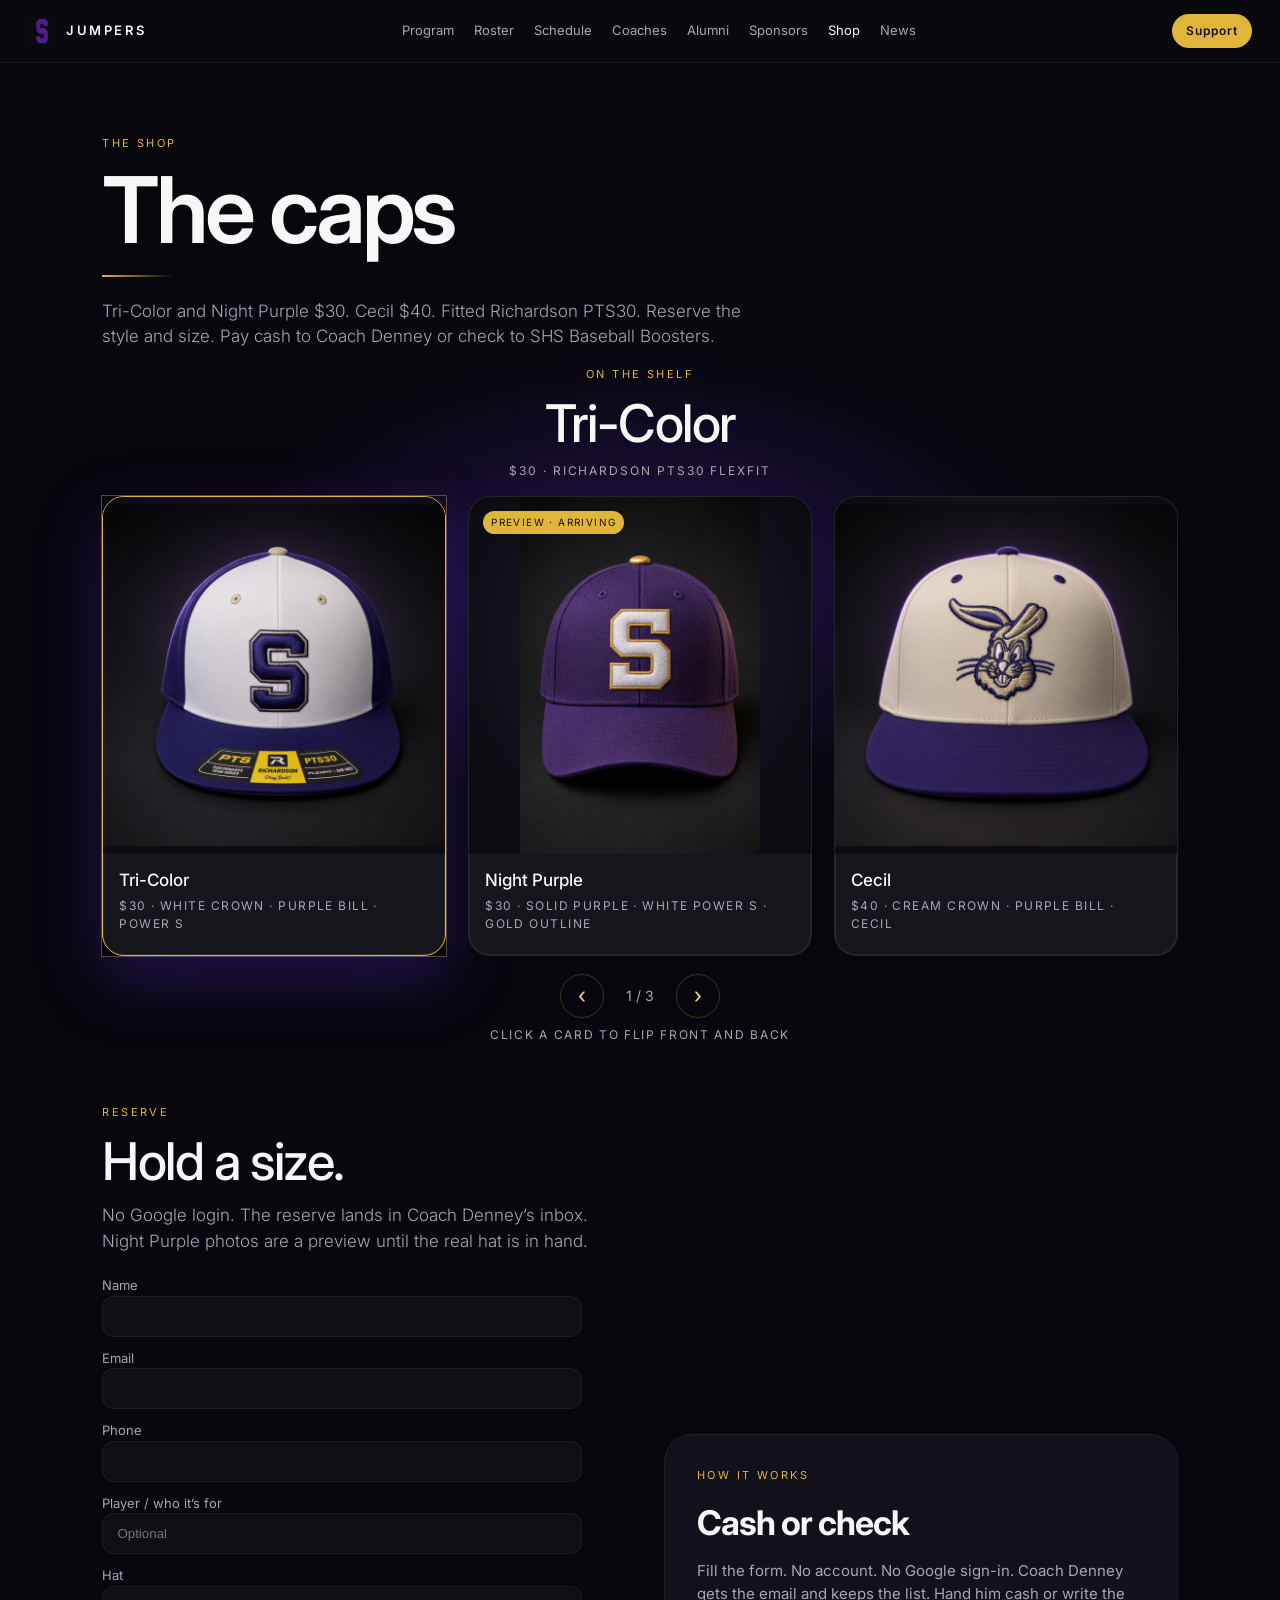
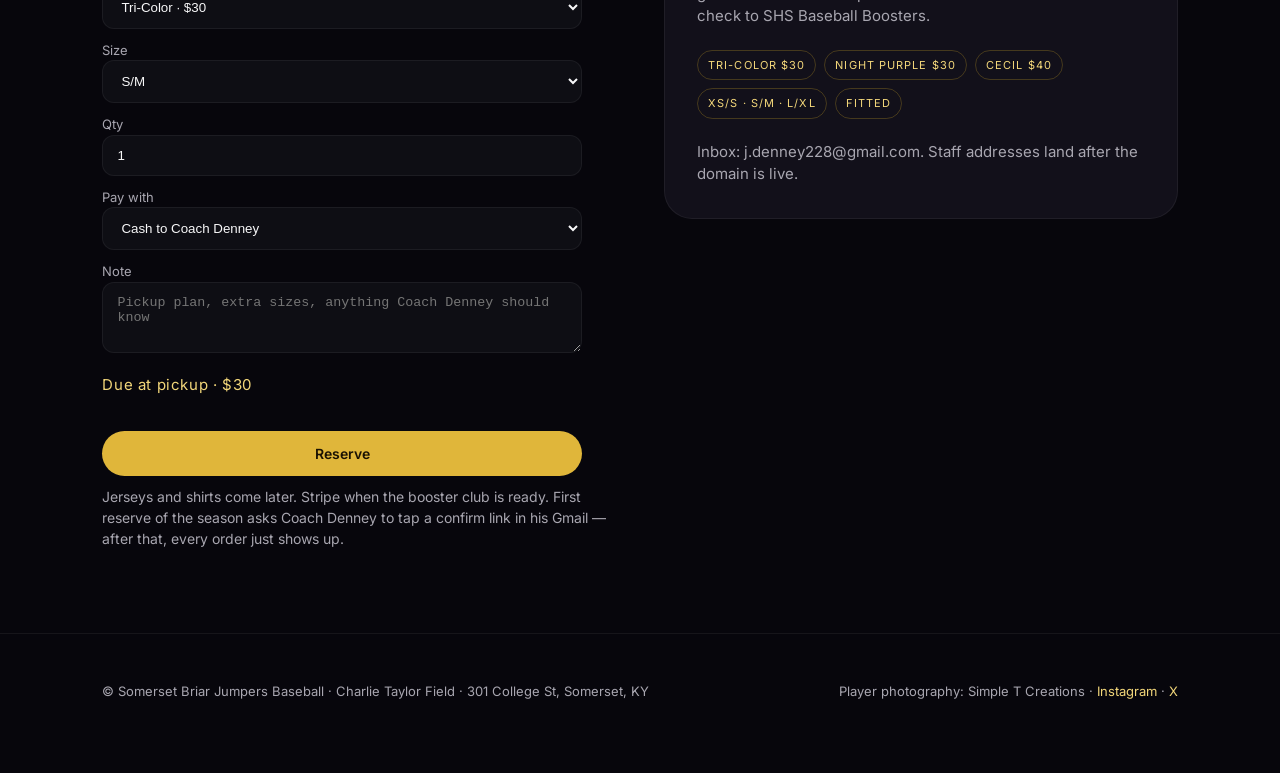
<file: shop.html>
<!DOCTYPE html>
<html lang="en">
<head>
  <meta charset="UTF-8" />
  <meta name="viewport" content="width=device-width, initial-scale=1" />
  <title>Shop · Jumpers Baseball</title>
  <link rel="icon" href="assets/img/brand/power-s.jpg" />
  <link rel="preconnect" href="https://fonts.googleapis.com" />
  <link rel="preconnect" href="https://fonts.gstatic.com" crossorigin />
  <link href="https://fonts.googleapis.com/css2?family=Inter:wght@300;400;500;600;700&display=swap" rel="stylesheet" />
  <link rel="stylesheet" href="css/app.css" />
</head>
<body class="shop-page">
  <div class="progress" id="progress"></div>
  <a class="skip" href="#hats">Skip to hats</a>
  <nav class="top" id="site-nav"></nav>

  <header class="page-hero roster-hero">
    <p class="kicker rise">The shop</p>
    <h1 class="rise rise-2">The caps</h1>
    <div class="gold-line rise rise-3"></div>
    <p class="lede rise rise-3">Tri-Color and Night Purple $30. Cecil $40. Fitted Richardson PTS30. Reserve the style and size. Pay cash to Coach Denney or check to SHS Baseball Boosters.</p>
  </header>

  <section class="hat-stage" id="hats">
    <div class="alum-readout">
      <p class="kicker">On the shelf</p>
      <h2 id="hat-name">Tri-Color</h2>
      <p class="shelf-meta" id="hat-meta">$30 · Richardson PTS30</p>
    </div>
    <div class="hat-shelf" id="hat-shelf">
      <article class="card hat-card is-lead" data-id="tri-color">
        <div class="card-inner">
          <div class="face">
            <img class="shot hat-shot" src="assets/img/shop/home-s-front.jpg" alt="Tri-Color front" />
            <div class="info">
              <div class="name">Tri-Color</div>
              <div class="pos">$30 · White crown · purple bill · Power S</div>
            </div>
          </div>
          <div class="face back hat-back">
            <img class="shot hat-shot" src="assets/img/shop/home-s-back.jpg" alt="Tri-Color back" />
            <div class="info">
              <div class="name">Tri-Color</div>
              <div class="pos">Gold Kentucky · Richardson PTS30</div>
            </div>
          </div>
        </div>
      </article>
      <article class="card hat-card" data-id="night-purple">
        <div class="card-inner">
          <div class="face">
            <span class="sample-chip">Preview · arriving</span>
            <img class="shot hat-shot" src="assets/img/shop/purple-front.jpg" alt="Night Purple front" />
            <div class="info">
              <div class="name">Night Purple</div>
              <div class="pos">$30 · Solid purple · white Power S</div>
            </div>
          </div>
          <div class="face back hat-back">
            <img class="shot hat-shot" src="assets/img/shop/purple-back.jpg" alt="Night Purple back" />
            <div class="info">
              <div class="name">Night Purple</div>
              <div class="pos">Fitted · perforated back</div>
            </div>
          </div>
        </div>
      </article>
      <article class="card hat-card" data-id="cecil">
        <div class="card-inner">
          <div class="face">
            <img class="shot hat-shot" src="assets/img/shop/cecil-front.jpg" alt="Cecil front" />
            <div class="info">
              <div class="name">Cecil</div>
              <div class="pos">$40 · Cream crown · purple bill · Cecil</div>
            </div>
          </div>
          <div class="face back hat-back">
            <img class="shot hat-shot" src="assets/img/shop/cecil-back.jpg" alt="Cecil back" />
            <div class="info">
              <div class="name">Cecil</div>
              <div class="pos">American flag · Richardson PTS30</div>
            </div>
          </div>
        </div>
      </article>
    </div>
    <div class="orbit-nav shelf-nav">
      <button type="button" id="hat-prev" aria-label="Previous hat">‹</button>
      <span id="hat-count">1 / 3</span>
      <button type="button" id="hat-next" aria-label="Next hat">›</button>
    </div>
    <p class="cyl-hint">Click a card to flip front and back</p>
  </section>

  <section class="block" style="padding-top:12px" id="reserve">
    <div class="wrap shop-grid">
      <div>
        <p class="kicker">Reserve</p>
        <h2>Hold a size.</h2>
        <p class="lede">No Google login. The reserve lands in Coach Denney’s inbox. Night Purple photos are a preview until the real hat is in hand.</p>

        <div class="form-ok" id="hat-ok" hidden>
          <p class="kicker">Locked in</p>
          <h3>We have the reserve.</h3>
          <p class="meta">Coach Denney has the list. Bring cash to him or a check to SHS Baseball Boosters.</p>
        </div>

        <form class="stack" id="hat-form" action="https://formsubmit.co/j.denney228@gmail.com" method="POST">
          <input type="hidden" name="_subject" value="Jumpers hat reserve" />
          <input type="hidden" name="_template" value="table" />
          <input type="hidden" name="_captcha" value="false" />
          <input type="hidden" name="_honey" />
          <input type="text" name="_gotcha" class="hp" tabindex="-1" autocomplete="off" aria-hidden="true" />

          <label>Name
            <input name="name" required autocomplete="name" />
          </label>
          <label>Email
            <input type="email" name="email" required autocomplete="email" />
          </label>
          <label>Phone
            <input name="phone" type="tel" autocomplete="tel" />
          </label>
          <label>Player / who it’s for
            <input name="player" placeholder="Optional" />
          </label>
          <label>Hat
            <select name="hat" id="hat-select" required>
              <option value="Tri-Color" data-amount="30">Tri-Color · $30</option>
              <option value="Night Purple" data-amount="30">Night Purple · $30</option>
              <option value="Cecil" data-amount="40">Cecil · $40</option>
            </select>
          </label>
          <label>Size
            <select name="size" id="hat-size" required>
              <option value="XS/S">XS/S</option>
              <option value="S/M" selected>S/M</option>
              <option value="L/XL">L/XL</option>
            </select>
          </label>
          <label>Qty
            <input type="number" name="qty" id="hat-qty" value="1" min="1" max="12" />
          </label>
          <label>Pay with
            <select name="pay">
              <option value="Cash to Coach Denney">Cash to Coach Denney</option>
              <option value="Check to SHS Baseball Boosters">Check to SHS Baseball Boosters</option>
            </select>
          </label>
          <label>Note
            <textarea name="note" rows="3" placeholder="Pickup plan, extra sizes, anything Coach Denney should know"></textarea>
          </label>

          <p class="due" id="hat-due">Due at pickup · $30</p>
          <input type="hidden" name="due" id="hat-due-field" value="$30" />

          <button class="btn" type="submit" id="hat-submit">Reserve</button>
          <p class="form-err" id="hat-err" hidden>Couldn’t send. Check the fields and try again, or text Coach Denney.</p>
        </form>
        <p class="note">Jerseys and shirts come later. Stripe when the booster club is ready. First reserve of the season asks Coach Denney to tap a confirm link in his Gmail — after that, every order just shows up.</p>
      </div>
      <aside class="panel">
        <p class="kicker">How it works</p>
        <h3>Cash or check</h3>
        <p class="meta" style="margin-top:12px">Fill the form. No account. No Google sign-in. Coach Denney gets the email and keeps the list. Hand him cash or write the check to SHS Baseball Boosters.</p>
        <div class="chips" style="margin-top:22px">
          <span class="chip">Tri-Color $30</span>
          <span class="chip">Night Purple $30</span>
          <span class="chip">Cecil $40</span>
          <span class="chip">XS/S · S/M · L/XL</span>
          <span class="chip">Fitted</span>
        </div>
        <p class="meta" style="margin-top:22px">Inbox: j.denney228@gmail.com. Staff addresses land after the domain is live.</p>
      </aside>
    </div>
  </section>

  <footer class="site" id="site-foot"></footer>
  <script src="js/app.js"></script>
</body>
</html>
</file>
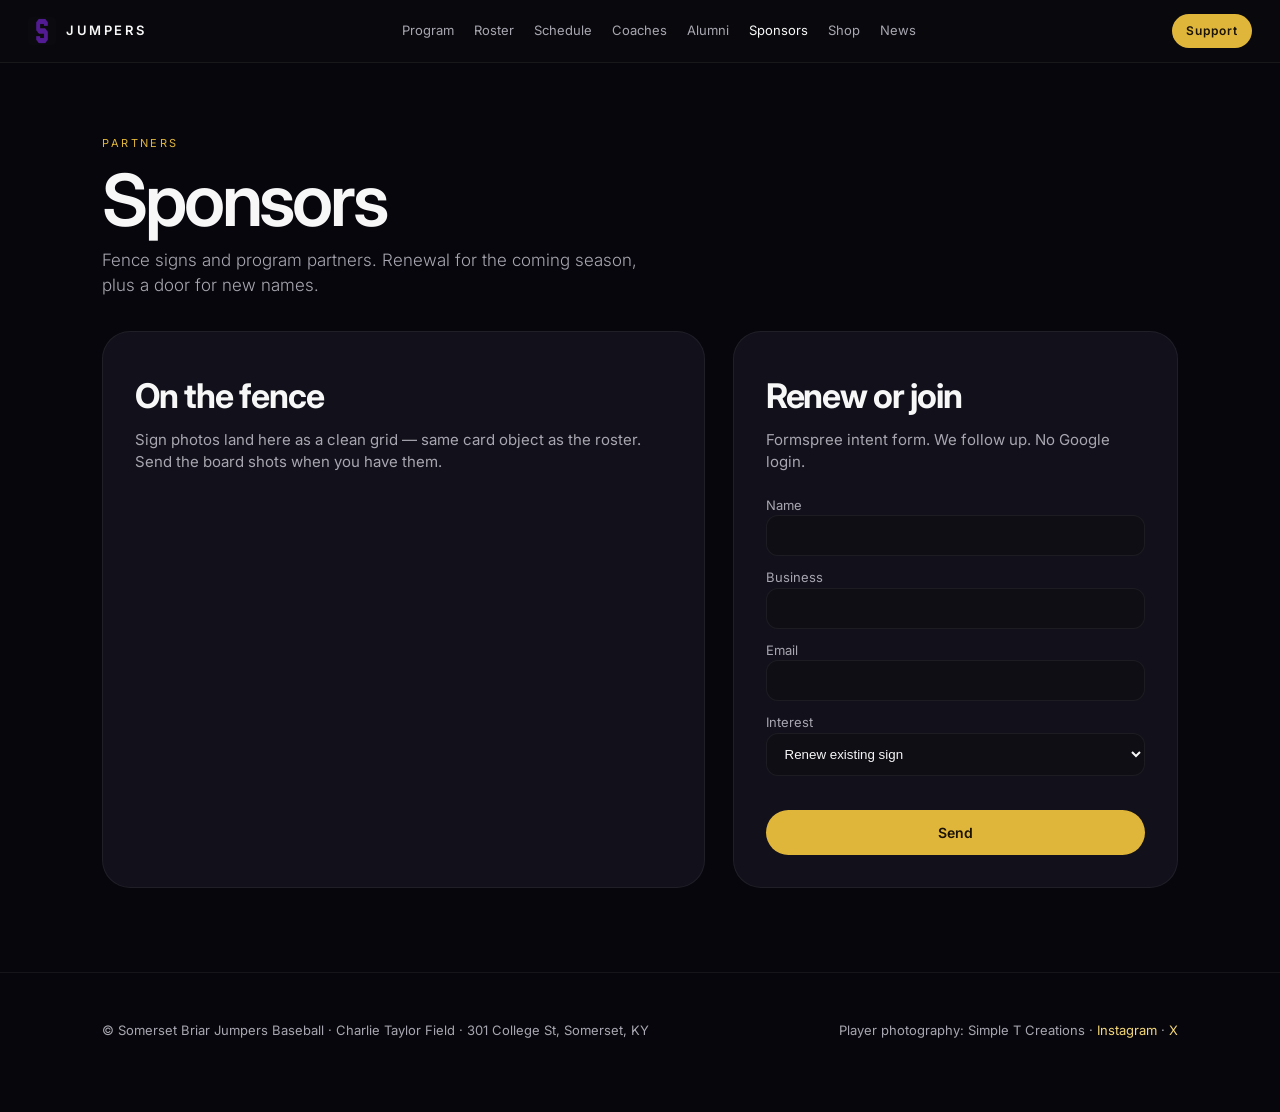
<file: sponsors.html>
<!DOCTYPE html>
<html lang="en">
<head>
  <meta charset="UTF-8" />
  <meta name="viewport" content="width=device-width, initial-scale=1" />
  <title>Sponsors · Jumpers Baseball</title>
  <link rel="icon" href="assets/img/brand/power-s.jpg" />
  <link rel="preconnect" href="https://fonts.googleapis.com" />
  <link rel="preconnect" href="https://fonts.gstatic.com" crossorigin />
  <link href="https://fonts.googleapis.com/css2?family=Inter:wght@300;400;500;600;700&display=swap" rel="stylesheet" />
  <link rel="stylesheet" href="css/app.css" />
</head>
<body>
  <nav class="top" id="site-nav"></nav>

  <header class="page-hero">
    <p class="kicker">Partners</p>
    <h1 style="font-size:clamp(40px,6vw,72px)">Sponsors</h1>
    <p class="lede">Fence signs and program partners. Renewal for the coming season, plus a door for new names.</p>
  </header>
  <section class="block" style="padding-top:12px">
    <div class="wrap split">
      <article class="panel">
        <h3>On the fence</h3>
        <p class="meta">Sign photos land here as a clean grid — same card object as the roster. Send the board shots when you have them.</p>
      </article>
      <article class="panel">
        <h3>Renew or join</h3>
        <p class="meta">Formspree intent form. We follow up. No Google login.</p>
        <form class="stack" action="https://formspree.io/f/REPLACE_ME" method="POST">
          <label>Name<input name="name" required></label>
          <label>Business<input name="business"></label>
          <label>Email<input type="email" name="email" required></label>
          <label>Interest
            <select name="interest">
              <option>Renew existing sign</option>
              <option>New fence sign</option>
              <option>Program / other</option>
            </select>
          </label>
          <button class="btn" type="submit">Send</button>
        </form>
      </article>
    </div>
  </section>

  <footer class="site" id="site-foot"></footer>
  <script src="js/app.js"></script>
</body>
</html>
</file>
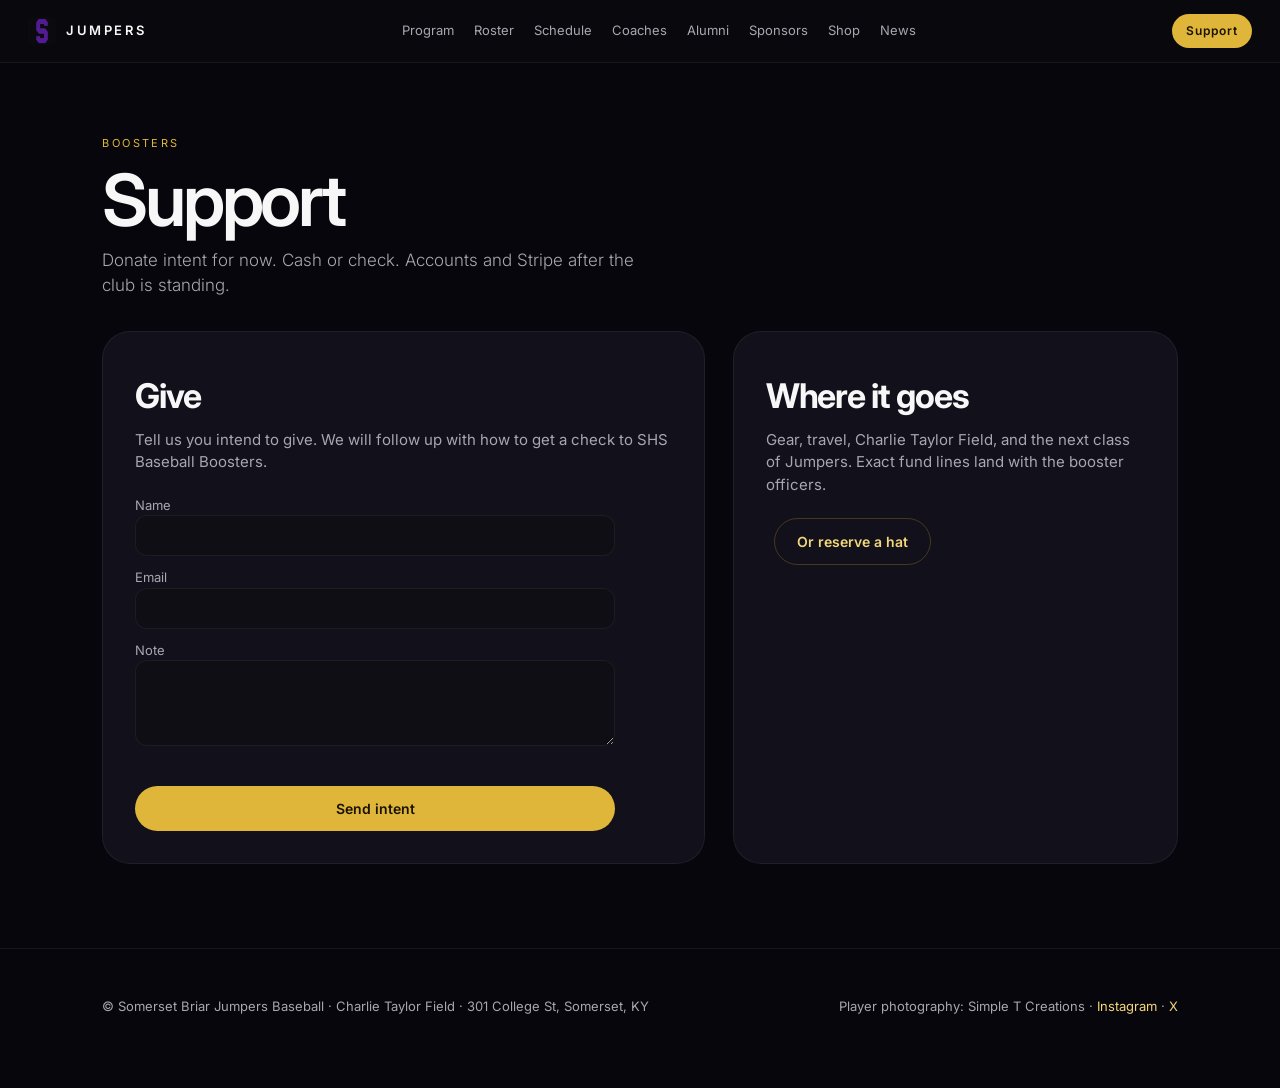
<file: support.html>
<!DOCTYPE html>
<html lang="en">
<head>
  <meta charset="UTF-8" />
  <meta name="viewport" content="width=device-width, initial-scale=1" />
  <title>Support · Jumpers Baseball</title>
  <link rel="icon" href="assets/img/brand/power-s.jpg" />
  <link rel="preconnect" href="https://fonts.googleapis.com" />
  <link rel="preconnect" href="https://fonts.gstatic.com" crossorigin />
  <link href="https://fonts.googleapis.com/css2?family=Inter:wght@300;400;500;600;700&display=swap" rel="stylesheet" />
  <link rel="stylesheet" href="css/app.css" />
</head>
<body>
  <nav class="top" id="site-nav"></nav>

  <header class="page-hero">
    <p class="kicker">Boosters</p>
    <h1 style="font-size:clamp(40px,6vw,72px)">Support</h1>
    <p class="lede">Donate intent for now. Cash or check. Accounts and Stripe after the club is standing.</p>
  </header>
  <section class="block" style="padding-top:12px">
    <div class="wrap split">
      <article class="panel">
        <h3>Give</h3>
        <p class="meta">Tell us you intend to give. We will follow up with how to get a check to SHS Baseball Boosters.</p>
        <form class="stack" action="https://formspree.io/f/REPLACE_ME" method="POST">
          <label>Name<input name="name" required></label>
          <label>Email<input type="email" name="email" required></label>
          <label>Note<textarea name="note" rows="4"></textarea></label>
          <button class="btn" type="submit">Send intent</button>
        </form>
      </article>
      <article class="panel">
        <h3>Where it goes</h3>
        <p class="meta">Gear, travel, Charlie Taylor Field, and the next class of Jumpers. Exact fund lines land with the booster officers.</p>
        <a class="btn ghost" href="shop.html">Or reserve a hat</a>
      </article>
    </div>
  </section>

  <footer class="site" id="site-foot"></footer>
  <script src="js/app.js"></script>
</body>
</html>
</file>
<file: css/app.css>
:root {
  --night: #07060c;
  --night-2: #12101a;
  --night-3: #1b1528;
  --purple: #5b2ad6;
  --purple-2: #8b5cf6;
  --gold: #e0b63a;
  --gold-2: #f3d77a;
  --paper: #f4f1ea;
  --stone: #a8a6b0;
  --white: #f7f7f8;
  --line: rgba(201, 162, 39, 0.28);
  --hair: rgba(255, 255, 255, 0.06);
  --max: 1180px;
}
* { box-sizing: border-box; margin: 0; padding: 0; }
html { scroll-behavior: smooth; }
body {
  font-family: Inter, system-ui, sans-serif;
  background: var(--night);
  color: var(--white);
  font-size: 17px;
  line-height: 1.5;
  min-height: 100vh;
  overflow-x: hidden;
}
a { color: inherit; text-decoration: none; }
img { max-width: 100%; display: block; }
button { font: inherit; }

.skip {
  position: absolute; left: -999px;
}
.skip:focus { left: 12px; top: 12px; background: var(--gold); color: #1a1203; padding: 8px 12px; z-index: 80; }

nav.top {
  position: sticky; top: 0; z-index: 40;
  display: flex; align-items: center; justify-content: space-between;
  padding: 14px 28px;
  background: rgba(11, 11, 15, 0.78);
  backdrop-filter: blur(18px);
  border-bottom: 1px solid var(--hair);
}
.brand { display: flex; align-items: center; gap: 10px; font-weight: 600; letter-spacing: 0.2em; font-size: 13px; }
.brand img { width: 28px; height: 28px; border-radius: 4px; }
.links { display: flex; gap: 20px; font-size: 13px; color: var(--stone); }
.links a[aria-current="page"], .links a:hover { color: var(--white); }
.pill {
  background: var(--gold);
  color: #1a1203;
  font-size: 12px;
  font-weight: 600;
  letter-spacing: 0.08em;
  padding: 8px 14px;
  border-radius: 999px;
}
.menu {
  display: none; background: none; border: 0; color: var(--white); font-size: 22px; cursor: pointer;
}
.drawer {
  display: none;
  background: #101016;
  border-bottom: 1px solid var(--hair);
  padding: 8px 28px 18px;
}
.drawer a { display: block; padding: 10px 0; color: var(--stone); font-size: 15px; }
.drawer.open { display: block; }

.hero {
  min-height: 88vh;
  position: relative;
  display: flex;
  align-items: flex-end;
  background:
    linear-gradient(180deg, rgba(11,11,15,.12) 10%, rgba(11,11,15,.86) 100%),
    var(--hero, #0b0b0f) center 60% / cover no-repeat;
}
.hero-copy { padding: 0 8vw 9vh; max-width: 920px; }
.eyebrow, .kicker {
  color: var(--gold);
  letter-spacing: 0.22em;
  font-size: 11px;
  text-transform: uppercase;
  margin-bottom: 14px;
}
h1 {
  font-weight: 600;
  font-size: clamp(44px, 8vw, 92px);
  letter-spacing: -0.045em;
  line-height: 0.95;
}
h1 span { display: block; font-weight: 300; font-size: 0.4em; letter-spacing: 0; color: var(--stone); margin-top: 12px; }
h2 {
  font-size: clamp(30px, 4.6vw, 52px);
  font-weight: 500;
  letter-spacing: -0.03em;
  line-height: 1.06;
}
.rule { width: 48px; height: 1px; background: var(--gold); margin: 20px 0; }
.lede { color: var(--stone); max-width: 560px; margin-top: 14px; font-weight: 300; }

section.block { padding: 84px 8vw; }
.wrap { max-width: var(--max); margin: 0 auto; }
.split { display: grid; grid-template-columns: 1.15fr 0.85fr; gap: 28px; }
.panel {
  background: var(--night-2);
  border: 1px solid var(--hair);
  border-radius: 28px;
  padding: 32px;
}
.panel h3 { font-size: 34px; letter-spacing: -0.03em; margin: 6px 0 8px; }
.meta { color: var(--stone); font-size: 15px; }
.chips { display: flex; gap: 8px; flex-wrap: wrap; margin-top: 20px; }
.chip {
  border: 1px solid var(--line);
  color: var(--gold-2);
  font-size: 11px;
  letter-spacing: 0.1em;
  text-transform: uppercase;
  padding: 6px 10px;
  border-radius: 999px;
}

.grid {
  display: grid;
  grid-template-columns: repeat(4, 1fr);
  gap: 18px;
  margin-top: 36px;
}
.grid-3 { grid-template-columns: repeat(3, 1fr); }
.grid-5 { grid-template-columns: repeat(5, 1fr); }

.card { perspective: 1200px; height: 430px; cursor: pointer; }
.card-inner {
  position: relative; width: 100%; height: 100%;
  transform-style: preserve-3d;
  transition: transform 0.7s cubic-bezier(.16,1,.3,1);
}
.card.is-flipped .card-inner { transform: rotateY(180deg); }
.face {
  position: absolute; inset: 0;
  backface-visibility: hidden;
  border-radius: 22px;
  overflow: hidden;
  background: #15151c;
  border: 1px solid var(--hair);
}
.face.back {
  transform: rotateY(180deg);
  background: linear-gradient(180deg, #17141f, #0e0d12);
  padding: 22px;
  display: flex; flex-direction: column;
}
.face .shot { width: 100%; height: 72%; object-fit: cover; object-position: top center; }
.sil-shot {
  height: 72%;
  display: grid; place-items: center;
  background: #14121a;
}
.sil-shot img { width: 52%; opacity: .5; height: auto; object-fit: contain; }
.face .info { padding: 14px 16px 16px; }
.num {
  position: absolute; top: 12px; left: 14px;
  font-size: 36px; font-weight: 600; color: var(--gold);
  letter-spacing: -0.04em; text-shadow: 0 8px 24px rgba(0,0,0,.5);
}
.name { font-size: 17px; font-weight: 500; }
.pos { color: var(--stone); font-size: 12px; letter-spacing: 0.12em; text-transform: uppercase; margin-top: 4px; }
.stat-row {
  display: flex; justify-content: space-between;
  padding: 10px 0;
  border-bottom: 1px solid var(--hair);
  font-size: 14px;
}
.stat-row span:last-child { color: var(--gold-2); font-variant-numeric: tabular-nums; }
.links-row { margin-top: auto; display: flex; gap: 8px; flex-wrap: wrap; }
.mini {
  font-size: 11px; letter-spacing: 0.08em; text-transform: uppercase;
  border: 1px solid var(--line); color: var(--gold-2);
  padding: 6px 8px; border-radius: 999px;
}

.coach { border-radius: 22px; overflow: hidden; background: #15151c; border: 1px solid var(--hair); }
.coach img, .coach .ph { width: 100%; height: 280px; object-fit: cover; object-position: top; }
.coach .ph { background: #16141c; display: grid; place-items: center; color: #3a3348; font-size: 12px; letter-spacing: 0.16em; }
.coach figcaption { padding: 14px 14px 18px; }
.coach strong { display: block; font-weight: 500; }
.coach em { color: var(--stone); font-style: normal; font-size: 12px; letter-spacing: 0.12em; text-transform: uppercase; }

.band {
  min-height: 62vh;
  display: flex; align-items: flex-end;
  background:
    linear-gradient(180deg, rgba(11,11,15,.18), rgba(11,11,15,.78)),
    var(--band, #0b0b0f) center / cover no-repeat;
}
.band .inner { padding: 8vh 8vw; }

.shop-grid { display: grid; grid-template-columns: 1fr 1fr; gap: 48px; align-items: center; }
.hat-ph {
  aspect-ratio: 1;
  border-radius: 28px;
  background: radial-gradient(circle at 40% 30%, #3b1a6d 0%, #0b0b0f 70%);
  display: grid; place-items: center; text-align: center;
  border: 1px solid var(--hair);
  color: var(--stone);
  letter-spacing: 0.16em;
  font-size: 12px;
  text-transform: uppercase;
  padding: 24px;
}
.hat-ph img { width: 38%; opacity: .9; margin: 0 auto 16px; }
.hat-ph-photo {
  padding: 0;
  overflow: hidden;
  letter-spacing: 0.08em;
}
.hat-ph-photo img {
  width: 100%;
  height: 100%;
  object-fit: cover;
  margin: 0;
  opacity: 1;
}

.btn {
  display: inline-block;
  margin-top: 22px;
  background: var(--gold);
  color: #1a1203;
  font-weight: 600;
  padding: 12px 22px;
  border-radius: 999px;
  font-size: 14px;
  border: 0;
  cursor: pointer;
}
.btn.ghost { background: transparent; color: var(--gold-2); border: 1px solid var(--line); margin-left: 8px; }

form.stack { display: grid; gap: 12px; margin-top: 22px; max-width: 480px; }
form.stack input, form.stack select, form.stack textarea {
  width: 100%;
  background: #0e0e14;
  border: 1px solid var(--hair);
  color: var(--white);
  padding: 12px 14px;
  border-radius: 12px;
}
form.stack label { font-size: 13px; color: var(--stone); }
form.stack .hp {
  position: absolute;
  left: -9999px;
  width: 1px;
  height: 1px;
  opacity: 0;
}
.due {
  color: var(--gold-2);
  font-size: 15px;
  letter-spacing: 0.04em;
  margin-top: 4px;
}
.form-ok {
  border: 1px solid var(--line);
  background: #14101c;
  border-radius: 20px;
  padding: 22px 22px 26px;
  margin-top: 22px;
  max-width: 480px;
}
.form-ok h3 { font-size: 28px; letter-spacing: -0.03em; margin: 6px 0 8px; }
.form-err { color: #f0a8a8; font-size: 14px; }

.page-hero { padding: 72px 8vw 20px; }
.note { color: var(--stone); font-size: 14px; margin-top: 10px; }

footer.site {
  padding: 48px 8vw 72px;
  border-top: 1px solid var(--hair);
  color: var(--stone);
  font-size: 13px;
  display: flex; justify-content: space-between; gap: 24px; flex-wrap: wrap;
}
footer.site a { color: var(--gold-2); }

@media (max-width: 980px) {
  .links { display: none; }
  .menu { display: block; }
  .split, .shop-grid, .grid, .grid-3, .grid-5 { grid-template-columns: 1fr 1fr; }
}
@media (max-width: 640px) {
  nav.top { padding: 12px 16px; }
  section.block, .page-hero { padding-left: 6vw; padding-right: 6vw; }
  .split, .shop-grid, .grid, .grid-3, .grid-5 { grid-template-columns: 1fr; }
  .card { height: 460px; }
  .pill { display: none; }
}

/* ——— motion layer ——— */
.hero-video {
  min-height: 100vh;
  position: relative;
  display: flex;
  align-items: flex-end;
  overflow: hidden;
}
.hero-video video,
.hero-video .poster {
  position: absolute;
  inset: 0;
  width: 100%;
  height: 100%;
  object-fit: cover;
  transform: scale(1.08);
  will-change: transform;
}
.hero-video .veil {
  position: absolute;
  inset: 0;
  background:
    linear-gradient(180deg, rgba(20,8,40,.15) 0%, rgba(7,6,12,.55) 55%, rgba(7,6,12,.94) 100%),
    radial-gradient(900px 500px at 80% 10%, rgba(91,42,214,.35), transparent 60%);
  pointer-events: none;
}
.hero-video .hero-copy {
  position: relative;
  z-index: 2;
  padding: 0 8vw 12vh;
}
.hero-video h1 { text-shadow: 0 20px 60px rgba(0,0,0,.55); }
.gold-line {
  width: 72px; height: 2px;
  background: linear-gradient(90deg, var(--gold), transparent);
  margin: 22px 0;
}

.shop-stage {
  position: relative;
  padding: 120px 8vw;
  background:
    radial-gradient(700px 380px at 15% 40%, rgba(91,42,214,.38), transparent 60%),
    radial-gradient(500px 280px at 90% 80%, rgba(224,182,58,.12), transparent 55%),
    #07060c;
}
.shop-stage .hat-ph {
  box-shadow: 0 40px 80px rgba(91,42,214,.25), inset 0 0 0 1px rgba(224,182,58,.18);
  transform: rotateY(-8deg) rotateX(4deg);
  transition: transform .6s cubic-bezier(.16,1,.3,1);
}
.shop-stage .hat-ph:hover { transform: rotateY(0) rotateX(0) scale(1.03); }

.field-pin {
  height: 160vh;
  position: relative;
}
.field-sticky {
  position: sticky;
  top: 0;
  height: 100vh;
  overflow: hidden;
  display: flex;
  align-items: flex-end;
}
.field-sticky img.bg {
  position: absolute;
  inset: -8%;
  width: 116%;
  height: 116%;
  object-fit: cover;
  will-change: transform;
}
.field-sticky .veil {
  position: absolute; inset: 0;
  background:
    linear-gradient(180deg, rgba(7,6,12,.15), rgba(20,8,40,.45) 40%, rgba(7,6,12,.88)),
    radial-gradient(600px 400px at 70% 30%, rgba(91,42,214,.28), transparent 70%);
}
.field-sticky .inner { position: relative; z-index: 2; padding: 10vh 8vw; max-width: 760px; }

.h-scene { height: 280vh; position: relative; }
.h-pin {
  position: sticky;
  top: 0;
  height: 100vh;
  overflow: hidden;
  display: flex;
  flex-direction: column;
  justify-content: center;
  background:
    radial-gradient(900px 500px at 0% 100%, rgba(91,42,214,.32), transparent 55%),
    #07060c;
}
.h-pin.field-behind {
  background:
    linear-gradient(180deg, rgba(7,6,12,.72), rgba(7,6,12,.82)),
    var(--rail-bg) center / cover no-repeat;
}
.h-head { padding: 0 8vw 28px; }
.h-track {
  display: flex;
  gap: 22px;
  padding: 0 8vw 8vh;
  width: max-content;
  will-change: transform;
}
.h-track .card,
.h-track .coach {
  flex: 0 0 280px;
  width: 280px;
}
.h-track .coach { height: 430px; }
.h-track .coach img,
.h-track .coach .ph { height: 320px; }

.card {
  transform-style: preserve-3d;
  transition: box-shadow .35s ease;
}
.card:hover {
  box-shadow: 0 24px 60px rgba(91,42,214,.28), 0 0 0 1px rgba(224,182,58,.22);
}
.face {
  box-shadow: inset 0 0 0 1px rgba(224,182,58,.12);
}

.rise { opacity: 0; transform: translateY(28px); animation: rise .9s cubic-bezier(.16,1,.3,1) forwards; }
.rise-2 { animation-delay: .12s; }
.rise-3 { animation-delay: .24s; }
@keyframes rise {
  to { opacity: 1; transform: none; }
}

.progress {
  position: fixed; top: 0; left: 0; height: 2px; width: 0;
  background: linear-gradient(90deg, var(--purple-2), var(--gold));
  z-index: 60;
  transform-origin: left;
}

@media (max-width: 800px) {
  .h-scene { height: auto; }
  .h-pin { position: relative; height: auto; padding: 72px 0; }
  .h-track {
    width: auto;
    overflow-x: auto;
    scroll-snap-type: x mandatory;
    -webkit-overflow-scrolling: touch;
    padding-bottom: 32px;
  }
  .h-track .card, .h-track .coach { scroll-snap-align: start; }
  .field-pin { height: auto; }
  .field-sticky { position: relative; height: 70vh; }
}

/* Coach orbit */
.staff-stage {
  padding: 96px 0 80px;
  background:
    radial-gradient(700px 420px at 50% 55%, rgba(91,42,214,.28), transparent 62%),
    #07060c;
  overflow: hidden;
}
.staff-head { padding: 0 8vw 12px; }
.orbit {
  position: relative;
  height: 560px;
  perspective: 1400px;
  margin: 0 auto;
  max-width: 1100px;
}
.cecil-3d {
  position: absolute;
  left: 50%;
  top: 46%;
  width: 210px;
  height: auto;
  transform: translate(-50%, -50%);
  z-index: 4;
  filter: drop-shadow(0 18px 30px rgba(0,0,0,.55));
  pointer-events: none;
  border-radius: 16px;
}
.ring {
  position: absolute;
  inset: 0;
  transform-style: preserve-3d;
  transition: transform .7s cubic-bezier(.16,1,.3,1);
}
.orbit-card {
  position: absolute;
  left: 50%;
  top: 50%;
  width: 210px;
  height: 300px;
  margin: -150px 0 0 -105px;
  border-radius: 20px;
  overflow: hidden;
  background: #15121c;
  border: 1px solid rgba(224,182,58,.28);
  box-shadow: 0 18px 40px rgba(0,0,0,.4);
  cursor: pointer;
  color: var(--white);
}
.orbit-card img,
.orbit-card .ph {
  width: 100%;
  height: 220px;
  object-fit: cover;
  object-position: top;
  display: block;
}
.orbit-card .ph {
  background: #1a1624;
  display: grid;
  place-items: center;
  color: #4a4258;
  letter-spacing: .16em;
  font-size: 11px;
}
.orbit-card div:last-child { padding: 10px 12px 12px; }
.orbit-card strong { display: block; font-size: 15px; font-weight: 500; }
.orbit-card em {
  color: var(--gold-2);
  font-style: normal;
  font-size: 11px;
  letter-spacing: .12em;
  text-transform: uppercase;
}
.orbit-card.is-lead {
  width: 240px;
  height: 340px;
  margin: -170px 0 0 -120px;
  border-color: var(--gold);
  box-shadow: 0 24px 50px rgba(91,42,214,.35), 0 0 0 1px rgba(224,182,58,.4);
}
.orbit-card.is-lead img,
.orbit-card.is-lead .ph { height: 250px; }
.orbit-nav {
  display: flex;
  align-items: center;
  justify-content: center;
  gap: 22px;
  margin-top: 8px;
  color: var(--stone);
  font-size: 14px;
}
.orbit-nav a { color: var(--gold-2); }
.orbit-nav button {
  width: 44px;
  height: 44px;
  border-radius: 50%;
  border: 1px solid var(--line);
  background: transparent;
  color: var(--gold-2);
  font-size: 22px;
  cursor: pointer;
}
.orbit-nav button:hover { background: rgba(224,182,58,.12); }

@media (max-width: 800px) {
  .orbit {
    height: auto;
    perspective: none;
    padding: 0 0 8px;
  }
  .cecil-3d {
    position: relative;
    left: auto;
    top: auto;
    transform: none;
    width: 128px;
    display: block;
    margin: 8px auto 18px;
  }
  .ring {
    position: relative;
    inset: auto;
    display: flex;
    gap: 14px;
    overflow-x: auto;
    scroll-snap-type: x mandatory;
    -webkit-overflow-scrolling: touch;
    padding: 8px 6vw 20px;
    transform: none !important;
  }
  .orbit-card,
  .orbit-card.is-lead {
    position: relative;
    left: auto;
    top: auto;
    margin: 0;
    flex: 0 0 220px;
    width: 220px;
    height: 320px;
    transform: none !important;
    scroll-snap-align: start;
  }
  .orbit-card.is-lead { flex-basis: 240px; width: 240px; height: 340px; }
}

.mound-stage {
  position: relative;
  min-height: 92vh;
  overflow: hidden;
  background: #07060c;
}
.mound-stage .field-full {
  position: absolute;
  inset: 0;
  width: 100%;
  height: 100%;
  object-fit: cover;
  object-position: center 62%;
}
.mound-veil {
  position: absolute;
  inset: 0;
  background:
    linear-gradient(180deg, rgba(7,6,12,.55) 0%, rgba(7,6,12,.12) 35%, rgba(7,6,12,.18) 68%, rgba(7,6,12,.86) 100%);
  pointer-events: none;
}
.mound-copy {
  position: relative;
  z-index: 3;
  padding: 36px 8vw 0;
}
.mound-core {
  position: relative;
  z-index: 3;
  height: 520px;
  max-width: 900px;
  margin: 0 auto;
  touch-action: pan-y;
}
.cecil-hero {
  position: absolute;
  left: 50%;
  top: 46%;
  width: min(280px, 42vw);
  transform: translate(-50%, -50%);
  z-index: 5;
  filter: drop-shadow(0 16px 24px rgba(0,0,0,.55));
  pointer-events: none;
  animation: cecil-idle 3.2s ease-in-out infinite;
}
.cecil-hero.is-turn { animation: cecil-turn .55s ease; }
@keyframes cecil-idle {
  0%, 100% { transform: translate(-50%, -50%) rotate(-2deg); }
  50% { transform: translate(-50%, calc(-50% - 6px)) rotate(2deg); }
}
@keyframes cecil-turn {
  0% { transform: translate(-50%, -50%) scale(1); }
  40% { transform: translate(-50%, -54%) scale(1.06) rotate(-8deg); }
  100% { transform: translate(-50%, -50%) scale(1); }
}
.token {
  position: absolute;
  left: 50%;
  top: 46%;
  width: 96px;
  height: 96px;
  margin: -48px 0 0 -48px;
  padding: 0;
  border: 2px solid rgba(224,182,58,.55);
  border-radius: 50%;
  overflow: hidden;
  background: #1a1622;
  cursor: pointer;
  box-shadow: 0 10px 24px rgba(0,0,0,.4);
}
.token img, .token .ph {
  width: 100%; height: 100%; object-fit: cover; object-position: top center; display: block;
}
.token .ph {
  display: grid; place-items: center;
  color: var(--gold-2); letter-spacing: .08em; font-size: 18px; font-weight: 600;
}
.token.is-lead {
  width: 118px;
  height: 118px;
  margin: -59px 0 0 -59px;
  border-color: var(--gold);
  box-shadow: 0 0 0 3px rgba(224,182,58,.25), 0 16px 30px rgba(91,42,214,.35);
}
.active-coach {
  position: relative;
  z-index: 3;
  text-align: center;
  margin: 4px 0 0;
  color: var(--stone);
  letter-spacing: .12em;
  text-transform: uppercase;
  font-size: 12px;
}
.active-coach strong {
  display: block;
  color: var(--white);
  letter-spacing: 0;
  text-transform: none;
  font-size: 22px;
  font-weight: 500;
  margin-bottom: 4px;
}
.cecil-on-mound {
  position: absolute;
  left: 50%;
  top: 36%;
  width: min(230px, 26vw);
  transform: translate(-50%, -10%);
  z-index: 2;
  filter: drop-shadow(0 18px 28px rgba(0,0,0,.55));
  border-radius: 16px;
  pointer-events: none;
  transition: opacity .35s ease;
}
.coverflow {
  position: relative;
  z-index: 4;
  height: 430px;
  margin-top: 10vh;
  perspective: 1200px;
  touch-action: pan-y;
}
.flow-card {
  position: absolute;
  left: 50%;
  top: 48px;
  width: 210px;
  height: 320px;
  margin-left: -105px;
  border-radius: 20px;
  overflow: hidden;
  background: #14111a;
  border: 1px solid rgba(224,182,58,.3);
  color: var(--white);
  cursor: pointer;
  transition: transform .55s cubic-bezier(.16,1,.3,1), opacity .45s ease;
  box-shadow: 0 18px 40px rgba(0,0,0,.45);
}
.flow-card img, .flow-card .ph {
  width: 100%; height: 236px; object-fit: cover; object-position: top; display: block;
}
.flow-card .ph {
  background: #1a1624; display: grid; place-items: center;
  color: #4a4258; letter-spacing: .16em; font-size: 11px;
}
.flow-card div:last-child { padding: 10px 12px; }
.flow-card strong { display: block; font-size: 15px; font-weight: 500; }
.flow-card em {
  color: var(--gold-2); font-style: normal; font-size: 11px;
  letter-spacing: .12em; text-transform: uppercase;
}
.flow-card.is-lead {
  width: 242px;
  height: 358px;
  margin-left: -121px;
  border-color: var(--gold);
  z-index: 6;
}
.flow-card.is-lead img, .flow-card.is-lead .ph { height: 266px; }

@media (max-width: 800px) {
  .cecil-on-mound { width: 148px; top: 28%; }
  .coverflow { height: 390px; margin-top: 6vh; }
}

/* ——— roster coverflow ——— */
.roster-page { background: #07060c; }
.roster-hero { padding-bottom: 8px; }
.roster-hero .lede { max-width: 640px; }

.shelf-stage {
  position: relative;
  padding: 28px 0 72px;
  overflow: hidden;
  background:
    radial-gradient(900px 420px at 50% 18%, rgba(91,42,214,.32), transparent 58%),
    radial-gradient(700px 280px at 80% 90%, rgba(224,182,58,.08), transparent 55%),
    #07060c;
}
.shelf-head { text-align: center; padding: 0 8vw 8px; }
.shelf-head h2 {
  min-height: 1.1em;
  transition: opacity .35s ease;
}
.shelf-meta {
  color: var(--stone);
  letter-spacing: .16em;
  text-transform: uppercase;
  font-size: 12px;
  margin-top: 8px;
}

.shelf-stage .coverflow {
  position: relative;
  height: 560px;
  perspective: 1600px;
  outline: none;
}
.shelf-stage .coverflow-track {
  position: absolute;
  inset: 0;
  transform-style: preserve-3d;
}
.shelf-stage .flow-card {
  position: absolute;
  left: 50%;
  top: 46px;
  width: 280px;
  height: 420px;
  margin-left: -140px;
  border-radius: 22px;
  overflow: hidden;
  background: #14121b;
  border: 1px solid rgba(224,182,58,.22);
  box-shadow: 0 24px 50px rgba(0,0,0,.45);
  transform-style: preserve-3d;
  transition: transform .7s cubic-bezier(.16,1,.3,1), opacity .5s ease, box-shadow .5s ease, border-color .4s ease;
  cursor: pointer;
  -webkit-tap-highlight-color: transparent;
}
.shelf-stage .flow-card img {
  width: 100%;
  height: 78%;
  object-fit: cover;
  object-position: center 12%;
  display: block;
}
.shelf-stage .flow-card.crop-wide img { object-position: center 18%; }
.shelf-stage .flow-card .flow-info {
  padding: 12px 16px 16px;
  background: linear-gradient(180deg, #17141f, #0e0c12);
}
.shelf-stage .flow-card .flow-info strong { display: block; font-weight: 500; font-size: 16px; }
.shelf-stage .flow-card .flow-info em {
  display: block;
  margin-top: 3px;
  color: var(--stone);
  font-style: normal;
  font-size: 11px;
  letter-spacing: .14em;
  text-transform: uppercase;
}
.shelf-stage .flow-card .num {
  position: absolute; top: 12px; left: 14px;
  font-size: 34px; font-weight: 600; color: var(--gold);
  letter-spacing: -.04em;
  text-shadow: 0 10px 24px rgba(0,0,0,.6);
  z-index: 2;
}
.shelf-stage .flow-card.is-lead {
  border-color: var(--gold);
  box-shadow:
    0 30px 70px rgba(91,42,214,.38),
    0 0 0 1px rgba(224,182,58,.45);
}
.shelf-stage .flow-card.is-lead img { height: 78%; }
.shelf-stage .flow-card.is-away { pointer-events: none; }

.shelf-plate {
  position: absolute;
  left: 50%;
  bottom: 28px;
  width: min(720px, 72vw);
  height: 28px;
  transform: translateX(-50%);
  background: radial-gradient(ellipse at center, rgba(224,182,58,.22), transparent 70%);
  filter: blur(6px);
  pointer-events: none;
}
.shelf-nav { margin-top: 4px; }

.roster-tools {
  display: flex;
  justify-content: space-between;
  align-items: flex-end;
  gap: 24px;
  flex-wrap: wrap;
}
.filter-chips .chip {
  background: transparent;
  cursor: pointer;
}
.filter-chips .chip.is-on {
  background: var(--gold);
  color: #1a1203;
  border-color: var(--gold);
}
.roster-class { margin-top: 48px; }
.roster-class h3 {
  font-size: 22px;
  font-weight: 500;
  letter-spacing: -.02em;
  margin-bottom: 4px;
}
.roster-class .meta { margin-bottom: 18px; }
.roster-grid-block { padding-top: 56px; }
.card.crop-wide .shot { object-position: center 18%; }
.card.crop-portrait .shot { object-position: center 10%; }
.sample-chip {
  display: inline-block;
  margin-bottom: 12px;
  font-size: 10px;
  letter-spacing: .14em;
  text-transform: uppercase;
  color: #1a1203;
  background: var(--gold);
  padding: 4px 8px;
  border-radius: 999px;
  width: fit-content;
}

/* ——— coaches 3D cylinder (YouTube short: rotateY + translateZ) ——— */
.coaches-page { background: #07060c; }

.cyl-stage {
  position: relative;
  padding: 8px 0 56px;
  overflow: hidden;
  background:
    radial-gradient(720px 380px at 50% 42%, rgba(91,42,214,.38), transparent 62%),
    radial-gradient(520px 220px at 50% 88%, rgba(224,182,58,.12), transparent 60%),
    #07060c;
}
.cyl-readout {
  text-align: center;
  padding: 0 8vw 4px;
  min-height: 118px;
}
.cyl-readout h2 { min-height: 1.1em; }
.cyl-hint {
  text-align: center;
  color: var(--stone);
  font-size: 12px;
  letter-spacing: .14em;
  text-transform: uppercase;
  margin-top: 8px;
}

.cyl-scene {
  position: relative;
  height: 560px;
  perspective: 1600px;
  perspective-origin: 50% 46%;
  outline: none;
  cursor: grab;
  touch-action: pan-y;
}
.cyl-scene.is-drag { cursor: grabbing; }

.cyl-ring {
  --w: 240px;
  --h: 360px;
  --radius: 400px;
  --tilt: -12deg;
  --rot: 0deg;
  --step: 72deg;
  position: relative;
  width: var(--w);
  height: var(--h);
  margin: 72px auto 0;
  transform-style: preserve-3d;
  transform: rotateX(var(--tilt)) rotateY(var(--rot));
  transition: transform 1.1s cubic-bezier(.16,1,.3,1);
}
.cyl-scene.is-drag .cyl-ring { transition: none; }

.cyl-card {
  position: absolute;
  inset: 0;
  border-radius: 20px;
  overflow: hidden;
  background: #14121b;
  border: 1px solid rgba(224,182,58,.28);
  box-shadow: 0 18px 40px rgba(0,0,0,.45);
  transform-style: preserve-3d;
  transform: rotateY(calc(var(--i) * var(--step))) translateZ(var(--radius));
  backface-visibility: hidden;
  cursor: pointer;
  -webkit-tap-highlight-color: transparent;
}
.cyl-card img {
  width: 100%;
  height: 78%;
  object-fit: cover;
  object-position: center 16%;
  display: block;
}
.cyl-card.crop-family img { object-position: center 32%; }
.cyl-card .cyl-info {
  padding: 10px 14px 12px;
  background: linear-gradient(180deg, #17141f, #0e0c12);
}
.cyl-card .cyl-info strong { display: block; font-size: 14px; font-weight: 500; }
.cyl-card .cyl-info em {
  display: block;
  margin-top: 2px;
  color: var(--gold-2);
  font-style: normal;
  font-size: 10px;
  letter-spacing: .14em;
  text-transform: uppercase;
}
.cyl-card.is-front {
  border-color: var(--gold);
  box-shadow:
    0 24px 60px rgba(91,42,214,.45),
    0 0 0 1px rgba(224,182,58,.55);
}

.cyl-floor {
  position: absolute;
  left: 50%;
  bottom: 36px;
  width: min(640px, 70vw);
  height: 28px;
  transform: translateX(-50%);
  background: radial-gradient(ellipse at center, rgba(224,182,58,.22), transparent 70%);
  filter: blur(8px);
  pointer-events: none;
}

.former-block { padding-top: 12px; }
.former-grid {
  display: grid;
  grid-template-columns: 1.2fr .8fr;
  gap: 22px;
  margin-top: 32px;
}
.former-card {
  position: relative;
  border-radius: 24px;
  overflow: hidden;
  min-height: 420px;
  background: #14121a;
  border: 1px solid var(--hair);
}
.former-card img {
  position: absolute;
  inset: 0;
  width: 100%;
  height: 100%;
  object-fit: cover;
  object-position: center 20%;
}
.former-card .veil {
  position: absolute;
  inset: 0;
  background: linear-gradient(180deg, rgba(7,6,12,.1) 20%, rgba(7,6,12,.88) 100%);
}
.former-card .copy {
  position: relative;
  z-index: 2;
  padding: 28px;
  min-height: 420px;
  display: flex;
  flex-direction: column;
  justify-content: flex-end;
}
.former-card h3 { font-size: 32px; letter-spacing: -.03em; font-weight: 500; }
.former-card .meta { margin: 6px 0 12px; }
.former-card.plain {
  background: linear-gradient(180deg, #17141f, #0e0d12);
  min-height: 420px;
}

@media (max-width: 980px) {
  .former-grid { grid-template-columns: 1fr; }
  .cyl-scene { height: 500px; }
}

/* ——— alumni team slider ——— */
.alumni-page { background: #07060c; }
.alum-stage {
  position: relative;
  padding: 8px 0 56px;
  overflow: hidden;
  background:
    radial-gradient(820px 420px at 50% 38%, rgba(91,42,214,.36), transparent 62%),
    radial-gradient(520px 220px at 50% 90%, rgba(224,182,58,.10), transparent 60%),
    #07060c;
}
.alum-readout {
  text-align: center;
  padding: 0 8vw 8px;
  min-height: 118px;
}
.alum-readout h2 { min-height: 1.1em; }
.alum-scene {
  position: relative;
  height: 520px;
  perspective: 1600px;
  outline: none;
  cursor: grab;
  touch-action: pan-y;
}
.alum-track {
  position: relative;
  height: 100%;
  transform-style: preserve-3d;
}
.alum-slide {
  position: absolute;
  left: 50%;
  top: 24px;
  width: min(320px, 72vw);
  height: 440px;
  margin-left: calc(min(320px, 72vw) / -2);
  border-radius: 22px;
  overflow: hidden;
  background: #14121b;
  border: 1px solid rgba(224,182,58,.22);
  box-shadow: 0 24px 50px rgba(0,0,0,.45);
  transform-style: preserve-3d;
  transition: transform .8s cubic-bezier(.16,1,.3,1), opacity .5s ease, filter .5s ease, border-color .4s ease;
  cursor: pointer;
  -webkit-tap-highlight-color: transparent;
}
.alum-slide img {
  width: 100%;
  height: 78%;
  object-fit: cover;
  object-position: center 12%;
  display: block;
}
.alum-slide .alum-info {
  padding: 12px 16px 16px;
  background: linear-gradient(180deg, #17141f, #0e0c12);
}
.alum-slide .alum-info strong { display: block; font-size: 16px; font-weight: 500; }
.alum-slide .alum-info em {
  display: block;
  margin-top: 3px;
  color: var(--gold-2);
  font-style: normal;
  font-size: 11px;
  letter-spacing: .14em;
  text-transform: uppercase;
}
.alum-slide .num {
  position: absolute; top: 12px; left: 14px;
  font-size: 34px; font-weight: 600; color: var(--gold);
  text-shadow: 0 10px 24px rgba(0,0,0,.6);
  z-index: 2;
}
.alum-slide .gold-chip {
  position: absolute; top: 14px; right: 14px;
  background: var(--gold);
  color: #1a1203;
  font-size: 10px;
  letter-spacing: .14em;
  text-transform: uppercase;
  padding: 4px 8px;
  border-radius: 999px;
  z-index: 2;
}
.alum-slide.is-active {
  transform: translate3d(0, 0, 80px) scale(1);
  border-color: var(--gold);
  box-shadow: 0 30px 70px rgba(91,42,214,.4), 0 0 0 1px rgba(224,182,58,.5);
  opacity: 1;
}
.alum-slide.is-prev {
  transform: translate3d(-58%, 18px, -140px) rotateY(28deg) scale(.82);
  opacity: .72;
  filter: saturate(.85);
}
.alum-slide.is-next {
  transform: translate3d(58%, 18px, -140px) rotateY(-28deg) scale(.82);
  opacity: .72;
  filter: saturate(.85);
}
.alum-slide.is-far {
  transform: translate3d(calc(var(--off) * 70%), 40px, -280px) scale(.62);
  opacity: 0;
  pointer-events: none;
}
.alum-dots {
  display: flex;
  justify-content: center;
  gap: 8px;
  margin-top: 18px;
}
.alum-dots button {
  width: 8px;
  height: 8px;
  border-radius: 999px;
  border: 0;
  background: rgba(255,255,255,.22);
  cursor: pointer;
  padding: 0;
}
.alum-dots button.is-on {
  background: var(--gold);
  width: 22px;
}

/* ——— shop hat cards ——— */
.shop-page { background: #07060c; }
.hat-stage {
  padding: 8px 8vw 48px;
  background:
    radial-gradient(700px 380px at 50% 30%, rgba(91,42,214,.32), transparent 60%),
    #07060c;
}
.hat-shelf {
  display: grid;
  grid-template-columns: repeat(3, minmax(0, 1fr));
  gap: 22px;
  max-width: 1080px;
  margin: 8px auto 18px;
}
.hat-card { height: 460px; }
.hat-card .hat-shot {
  height: 78%;
  object-fit: contain;
  object-position: center;
  background: radial-gradient(circle at 50% 40%, #241833 0%, #0d0c12 70%);
}
.hat-card .face.back.hat-back {
  padding: 0;
  display: block;
}
.hat-card .face.back.hat-back .info {
  position: absolute;
  left: 0; right: 0; bottom: 0;
  padding: 14px 16px 16px;
  background: linear-gradient(180deg, transparent, rgba(8,7,12,.92));
}
.hat-card .sample-chip {
  position: absolute;
  top: 14px;
  left: 14px;
  z-index: 3;
}
.hat-card.is-lead {
  box-shadow: 0 24px 60px rgba(91,42,214,.32), 0 0 0 1px rgba(224,182,58,.4);
}
.hat-card.is-lead .face { border-color: var(--gold); }

@media (max-width: 800px) {
  .shelf-stage .coverflow { height: auto; perspective: none; padding: 8px 0 12px; }
  .shelf-stage .coverflow-track {
    position: relative;
    inset: auto;
    display: flex;
    gap: 14px;
    overflow-x: auto;
    scroll-snap-type: x mandatory;
    -webkit-overflow-scrolling: touch;
    padding: 8px 6vw 28px;
    transform: none !important;
  }
  .shelf-stage .flow-card,
  .shelf-stage .flow-card.is-lead {
    position: relative;
    left: auto;
    top: auto;
    margin: 0;
    flex: 0 0 240px;
    width: 240px;
    height: 360px;
    transform: none !important;
    opacity: 1 !important;
    scroll-snap-align: center;
  }
  .shelf-plate { display: none; }
  .shelf-head h2 { font-size: 32px; }

  .cyl-stage,
  .alum-stage,
  .hat-stage { overflow: visible; }

  .cyl-scene,
  .cyl-scene.is-deck {
    height: auto !important;
    perspective: none;
    touch-action: pan-x;
  }
  .cyl-ring,
  .cyl-ring.is-deck {
    display: flex;
    width: auto;
    height: auto;
    margin: 0;
    gap: 14px;
    overflow-x: auto;
    scroll-snap-type: x mandatory;
    -webkit-overflow-scrolling: touch;
    padding: 8px 8vw 28px;
    transform: none !important;
    transform-style: flat;
  }
  .cyl-card {
    position: relative;
    inset: auto;
    flex: 0 0 min(280px, 78vw);
    width: min(280px, 78vw);
    height: 420px;
    transform: none !important;
    backface-visibility: visible;
    -webkit-backface-visibility: visible;
    scroll-snap-align: center;
  }

  .alum-scene,
  .alum-scene.is-deck {
    height: auto;
    perspective: none;
    touch-action: pan-x;
  }
  .alum-track {
    display: flex;
    height: auto;
    overflow-x: auto;
    scroll-snap-type: x mandatory;
    -webkit-overflow-scrolling: touch;
    transform-style: flat;
    padding: 8px 8vw 28px;
    gap: 14px;
  }
  .alum-slide,
  .alum-slide.is-active,
  .alum-slide.is-prev,
  .alum-slide.is-next,
  .alum-slide.is-far {
    position: relative;
    left: auto;
    top: auto;
    margin-left: 0;
    flex: 0 0 min(280px, 78vw);
    width: min(280px, 78vw);
    height: 420px;
    transform: none !important;
    opacity: 1 !important;
    filter: none;
    pointer-events: auto;
    scroll-snap-align: center;
  }

  .hat-shelf {
    display: flex;
    grid-template-columns: none;
    overflow-x: auto;
    scroll-snap-type: x mandatory;
    -webkit-overflow-scrolling: touch;
    gap: 14px;
    max-width: none;
    margin: 8px 0 18px;
    padding: 8px 2vw 20px;
  }
  .hat-card {
    flex: 0 0 min(320px, 86vw);
    width: min(320px, 86vw);
    height: 420px;
    scroll-snap-align: center;
  }
  .card { perspective: none; }
  .card-inner {
    transform-style: flat;
    transform: none !important;
  }
  .card .face.back { display: none; transform: none; }
  .card.is-flipped .face { display: none; }
  .card.is-flipped .face.back { display: block; }
}

/* ——— 2027 schedule ——— */
.sched-page { background: #07060c; }
.cal-bar {
  padding: 8px 0 28px;
  border-bottom: 1px solid var(--hair);
}
.cal-bar-inner {
  display: flex;
  justify-content: space-between;
  align-items: flex-end;
  gap: 24px;
  flex-wrap: wrap;
}
.cal-actions { display: flex; flex-wrap: wrap; gap: 10px; align-items: center; }
.cal-actions .btn { margin-top: 0; }
.cal-note {
  color: var(--stone);
  font-size: 13px;
  margin-top: 16px;
  max-width: 720px;
}
.sched-hero { padding: 48px 8vw 12px; }
.game-hero {
  background:
    radial-gradient(700px 280px at 0% 0%, rgba(91,42,214,.38), transparent 60%),
    linear-gradient(180deg, #17141f, #0e0c12);
  border: 1px solid rgba(224,182,58,.28);
  border-radius: 28px;
  padding: 36px 40px;
  box-shadow: 0 30px 70px rgba(91,42,214,.22);
}
.game-hero h2 {
  font-size: clamp(36px, 6vw, 64px);
  margin-top: 6px;
}
.game-when {
  color: var(--gold-2);
  letter-spacing: .16em;
  text-transform: uppercase;
  font-size: 12px;
  margin-top: 8px;
}
.sched-list-block { padding-top: 36px; }
.sched-list { display: grid; gap: 10px; margin-top: 28px; }
.game-row {
  display: grid;
  grid-template-columns: 72px 1fr auto;
  gap: 18px;
  align-items: center;
  padding: 16px 18px;
  border-radius: 18px;
  background: #14121b;
  border: 1px solid var(--hair);
}
.game-date {
  display: grid;
  justify-items: center;
  color: var(--gold-2);
}
.game-date span {
  font-size: 10px;
  letter-spacing: .16em;
}
.game-date strong {
  font-size: 26px;
  font-weight: 600;
  letter-spacing: -.03em;
  color: var(--white);
  line-height: 1;
}
.game-body .name { font-size: 17px; font-weight: 500; }
.game-side { justify-self: end; }
@media (max-width: 700px) {
  .game-hero { padding: 26px 22px; }
  .game-row { grid-template-columns: 56px 1fr; }
  .game-side { grid-column: 2; justify-self: start; }
}
</file>
